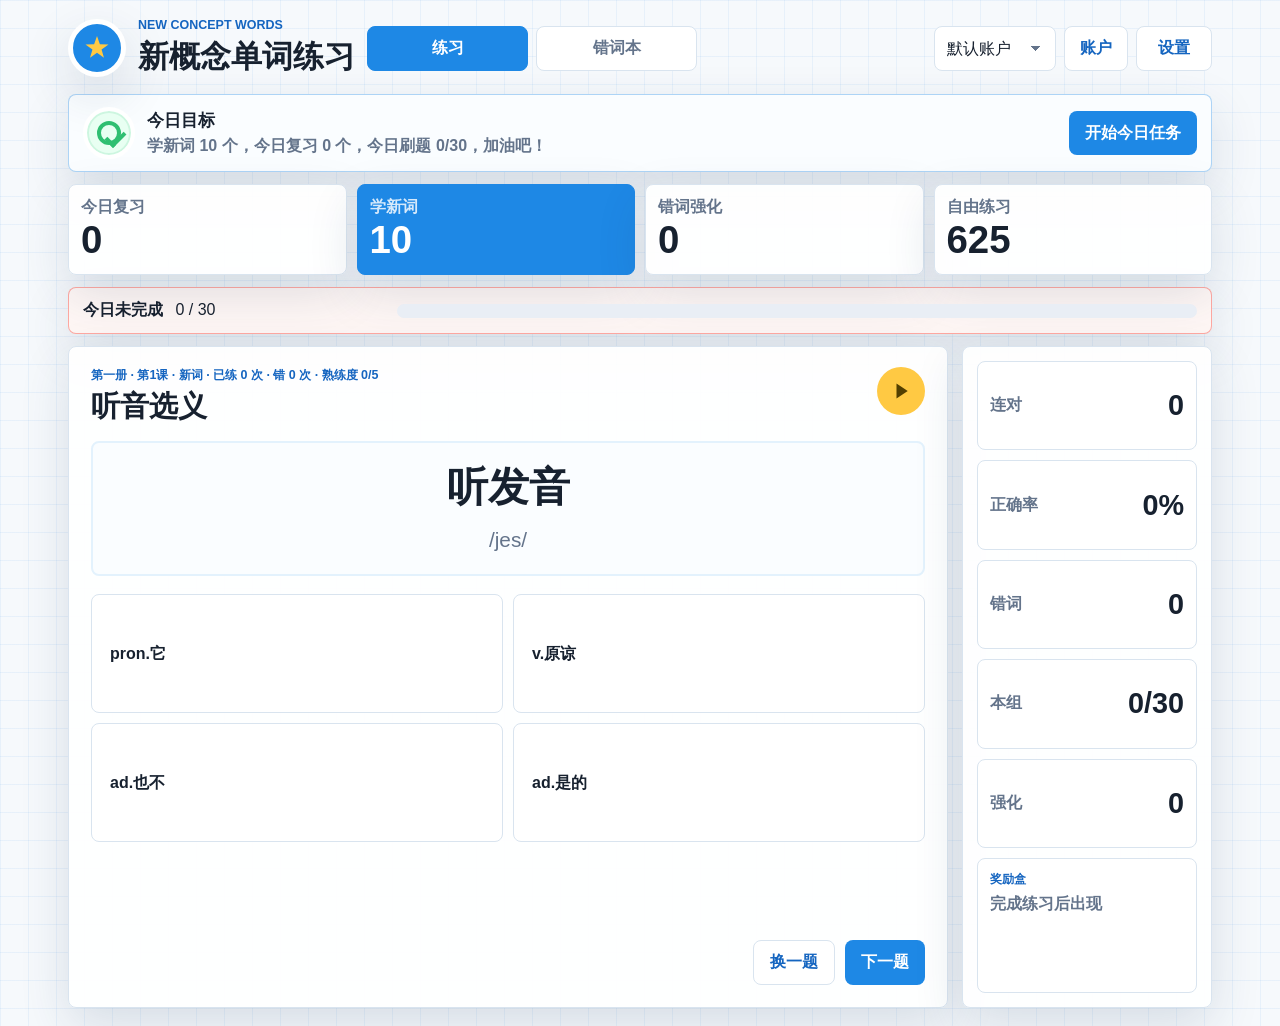
<file: index.html>
<!doctype html>
<html lang="zh-CN">
  <head>
    <meta charset="utf-8">
    <meta name="viewport" content="width=device-width, initial-scale=1, viewport-fit=cover">
    <meta name="theme-color" content="#1e88e5">
    <title>新概念单词练习</title>
    <link rel="manifest" href="manifest.json">
    <link rel="stylesheet" href="styles.css">
    <link rel="stylesheet" href="theme-skins.css">
  </head>
  <body>
    <div class="app-shell">
      <header class="topbar">
        <div class="brand">
          <div class="brand-mark" aria-hidden="true">
            <span></span>
          </div>
          <div>
            <p class="eyebrow">New Concept Words</p>
            <h1>新概念单词练习</h1>
          </div>
        </div>
        <nav class="tabs" aria-label="主导航">
          <button class="tab active" data-view="practice">练习</button>
          <button class="tab" data-view="wrong">错词本</button>
        </nav>
        <div class="top-spacer" aria-hidden="true"></div>
        <div class="top-actions">
          <div class="profile-switcher">
            <select id="profileSelect" aria-label="选择账户"></select>
            <button class="secondary" id="manageProfilesButton">账户</button>
          </div>
          <button class="secondary settings-shortcut" id="settingsShortcut">设置</button>
        </div>
      </header>

      <main>
        <section class="view active" id="practiceView">
          <div class="toolbar">
            <label>
              <span>册数</span>
              <select id="bookSelect"></select>
            </label>
            <label>
              <span>课次</span>
              <select id="lessonSelect"></select>
            </label>
            <label>
              <span>课次区间</span>
              <input id="lessonRangeInput" type="text" inputmode="numeric" placeholder="如 1-95">
            </label>
            <label>
              <span>顺序</span>
              <select id="orderSelect">
                <option value="smart">智能重复</option>
                <option value="random">乱序</option>
                <option value="sequential">顺序</option>
              </select>
            </label>
            <label>
              <span>模式</span>
              <select id="modeSelect">
                <option value="adaptive">智能分层</option>
                <option value="mixed">随机混合</option>
                <option value="enToCn">英文选中文</option>
                <option value="cnToEn">中文选英文</option>
                <option value="spell">单词填空</option>
                <option value="initials">首字母填空</option>
                <option value="sentence">例句填空</option>
                <option value="listen">听音选义</option>
                <option value="dictation">听音拼写</option>
                <option value="speak">跟读练习</option>
                <option value="judge">判断对错</option>
              </select>
            </label>
            <label>
              <span>每组</span>
              <select id="groupSizeSelect">
                <option value="10">10题</option>
                <option value="20">20题</option>
                <option value="30">30题</option>
                <option value="50">50题</option>
                <option value="100">100题</option>
              </select>
            </label>
          </div>

          <div class="child-coach" id="childCoach">
            <div class="coach-badge" aria-hidden="true"></div>
            <div>
              <strong id="childCoachTitle">今日任务</strong>
              <span id="childCoachText">先完成一小组，稳稳把单词记住。</span>
            </div>
            <div class="coach-actions">
              <button class="primary" id="startDailyButton">开始今日任务</button>
              <button class="secondary" id="extendTodayButton" hidden>加练 10 题</button>
            </div>
          </div>

          <div class="mission-panel" aria-label="今日任务">
            <button class="mission-card active" data-study-mode="due">
              <span>今日复习</span>
              <strong id="dueTaskCount">0</strong>
            </button>
            <button class="mission-card" data-study-mode="new">
              <span>学新词</span>
              <strong id="newTaskCount">0</strong>
            </button>
            <button class="mission-card" data-study-mode="weak">
              <span>错词强化</span>
              <strong id="weakTaskCount">0</strong>
            </button>
            <button class="mission-card" data-study-mode="free">
              <span>自由练习</span>
              <strong id="freeTaskCount">0</strong>
            </button>
          </div>

          <div class="daily-strip" id="dailyStrip">
            <div>
              <strong id="dailyTitle">今日进度</strong>
              <span id="dailyText">0 / 30</span>
            </div>
            <div class="meter" aria-hidden="true">
              <i id="dailyBar"></i>
            </div>
          </div>

          <div class="practice-grid">
            <section class="question-panel">
              <div class="question-head">
                <div>
                  <p class="eyebrow" id="questionMeta">准备开始</p>
                  <h2 id="questionTitle">选择范围后开始练习</h2>
                </div>
                <button class="icon-button" id="speakButton" title="朗读单词" aria-label="朗读单词">▶</button>
              </div>

              <div class="prompt-box" id="promptBox"></div>
              <div class="answer-area" id="answerArea"></div>
              <div class="feedback" id="feedback" aria-live="polite"></div>

              <div class="actions">
                <button class="secondary" id="skipButton">换一题</button>
                <button class="primary" id="nextButton">开始</button>
              </div>
            </section>

            <aside class="side-panel">
              <div class="stat-tile">
                <span>连对</span>
                <strong id="streakCount">0</strong>
              </div>
              <div class="stat-tile">
                <span>正确率</span>
                <strong id="accuracyNow">0%</strong>
              </div>
              <div class="stat-tile">
                <span>错词</span>
                <strong id="wrongCount">0</strong>
              </div>
              <div class="stat-tile">
                <span>本组</span>
                <strong id="groupCount">0/30</strong>
              </div>
              <div class="stat-tile">
                <span>强化</span>
                <strong id="reinforceCount">0</strong>
              </div>
              <div class="reward-box">
                <p class="eyebrow">奖励盒</p>
                <div id="rewardBox">完成练习后出现</div>
              </div>
            </aside>
          </div>
        </section>

        <section class="view" id="wrongView">
          <div class="section-head">
            <div>
              <p class="eyebrow">Review</p>
              <h2>错词本</h2>
            </div>
            <button class="primary" id="practiceWrongButton">练错词</button>
          </div>
          <div class="word-list" id="wrongList"></div>
        </section>

        <section class="view" id="statsView">
          <div class="section-head">
            <div>
              <p class="eyebrow">Progress</p>
              <h2>学习统计</h2>
            </div>
          </div>
          <div class="stats-grid" id="statsGrid"></div>
          <div class="parent-dashboard">
            <section class="parent-panel">
              <div class="panel-head">
                <h3>今日建议</h3>
              </div>
              <div id="parentAdvice"></div>
            </section>
            <section class="parent-panel">
              <div class="panel-head">
                <h3>近 7 天</h3>
              </div>
              <div class="weekly-chart" id="weeklyChart"></div>
            </section>
            <section class="parent-panel">
              <div class="panel-head">
                <h3>薄弱课次</h3>
              </div>
              <div id="weakLessonList"></div>
            </section>
            <section class="parent-panel">
              <div class="panel-head">
                <h3>薄弱单词</h3>
              </div>
              <div id="weakWordList"></div>
            </section>
          </div>
          <div class="book-progress" id="bookProgress"></div>
        </section>

        <section class="view" id="settingsView">
          <div class="section-head settings-head">
            <div>
              <p class="eyebrow">Settings</p>
              <h2>练习设置</h2>
            </div>
            <button class="secondary" id="parentStatsButton">家长统计</button>
          </div>
          <div class="settings-grid">
            <div class="setting-line setting-mode-line">
              <span>界面模式</span>
              <div class="mode-switcher setting-mode-switcher" aria-label="界面模式">
                <button class="mode-button active" data-interface-mode="child">孩子</button>
                <button class="mode-button" data-interface-mode="parent">家长</button>
              </div>
            </div>
            <label class="setting-line theme-setting-line">
              <span>界面风格</span>
              <select data-theme-select aria-label="切换界面风格"></select>
            </label>
            <label class="setting-line">
              <span>每日至少刷题</span>
              <input id="dailyGoalInput" type="number" min="5" max="300" step="5">
            </label>
            <label class="setting-line">
              <span>每日新词数量</span>
              <input id="dailyNewInput" type="number" min="0" max="100" step="5">
            </label>
            <label class="setting-line">
              <span>答题后自动朗读</span>
              <input id="autoSpeakInput" type="checkbox">
            </label>
          </div>
          <div class="data-actions">
            <button class="secondary" id="exportButton">导出记录</button>
            <label class="import-button">
              导入记录
              <input id="importInput" type="file" accept="application/json">
            </label>
            <button class="danger" id="resetButton">清空今日记录</button>
            <button class="danger" id="initializeButton">初始化当前账户</button>
          </div>
        </section>
      </main>
    </div>

    <div class="modal-backdrop" id="groupSummaryModal" hidden>
      <section class="modal-panel group-summary-panel" aria-label="本组总结">
        <div class="group-summary-hero">
          <div class="reward-art group" aria-hidden="true"></div>
          <div>
            <p class="eyebrow">Group Complete</p>
            <h2 id="groupSummaryTitle">本组完成</h2>
            <p id="groupSummaryAdvice">休息一下，再继续下一组。</p>
          </div>
        </div>
        <div class="summary-metrics" id="groupSummaryStats"></div>
        <div class="summary-words" id="groupSummaryWords"></div>
        <div class="modal-actions">
          <button class="secondary" id="closeGroupSummary">先看看</button>
          <button class="primary" id="startNextGroupButton">开始下一组</button>
        </div>
      </section>
    </div>

    <div class="modal-backdrop" id="profileModal" hidden>
      <section class="modal-panel" aria-label="账户管理">
        <div class="section-head modal-head">
          <div>
            <p class="eyebrow">Profiles</p>
            <h2>账户管理</h2>
          </div>
          <button class="secondary" id="closeProfileModal">关闭</button>
        </div>
        <div class="settings-grid">
          <label class="setting-line">
            <span>新建账户</span>
            <input id="newProfileNameInput" type="text" placeholder="例如 夏天">
          </label>
          <button class="primary" id="createProfileButton">新建并切换</button>
          <label class="setting-line">
            <span>重命名当前账户</span>
            <input id="renameProfileInput" type="text">
          </label>
          <button class="secondary" id="renameProfileButton">保存名称</button>
          <div class="profile-list" id="profileList"></div>
        </div>
      </section>
    </div>
    <script src="data/vocabulary.js"></script>
    <script src="app.js"></script>
  </body>
</html>
</file>
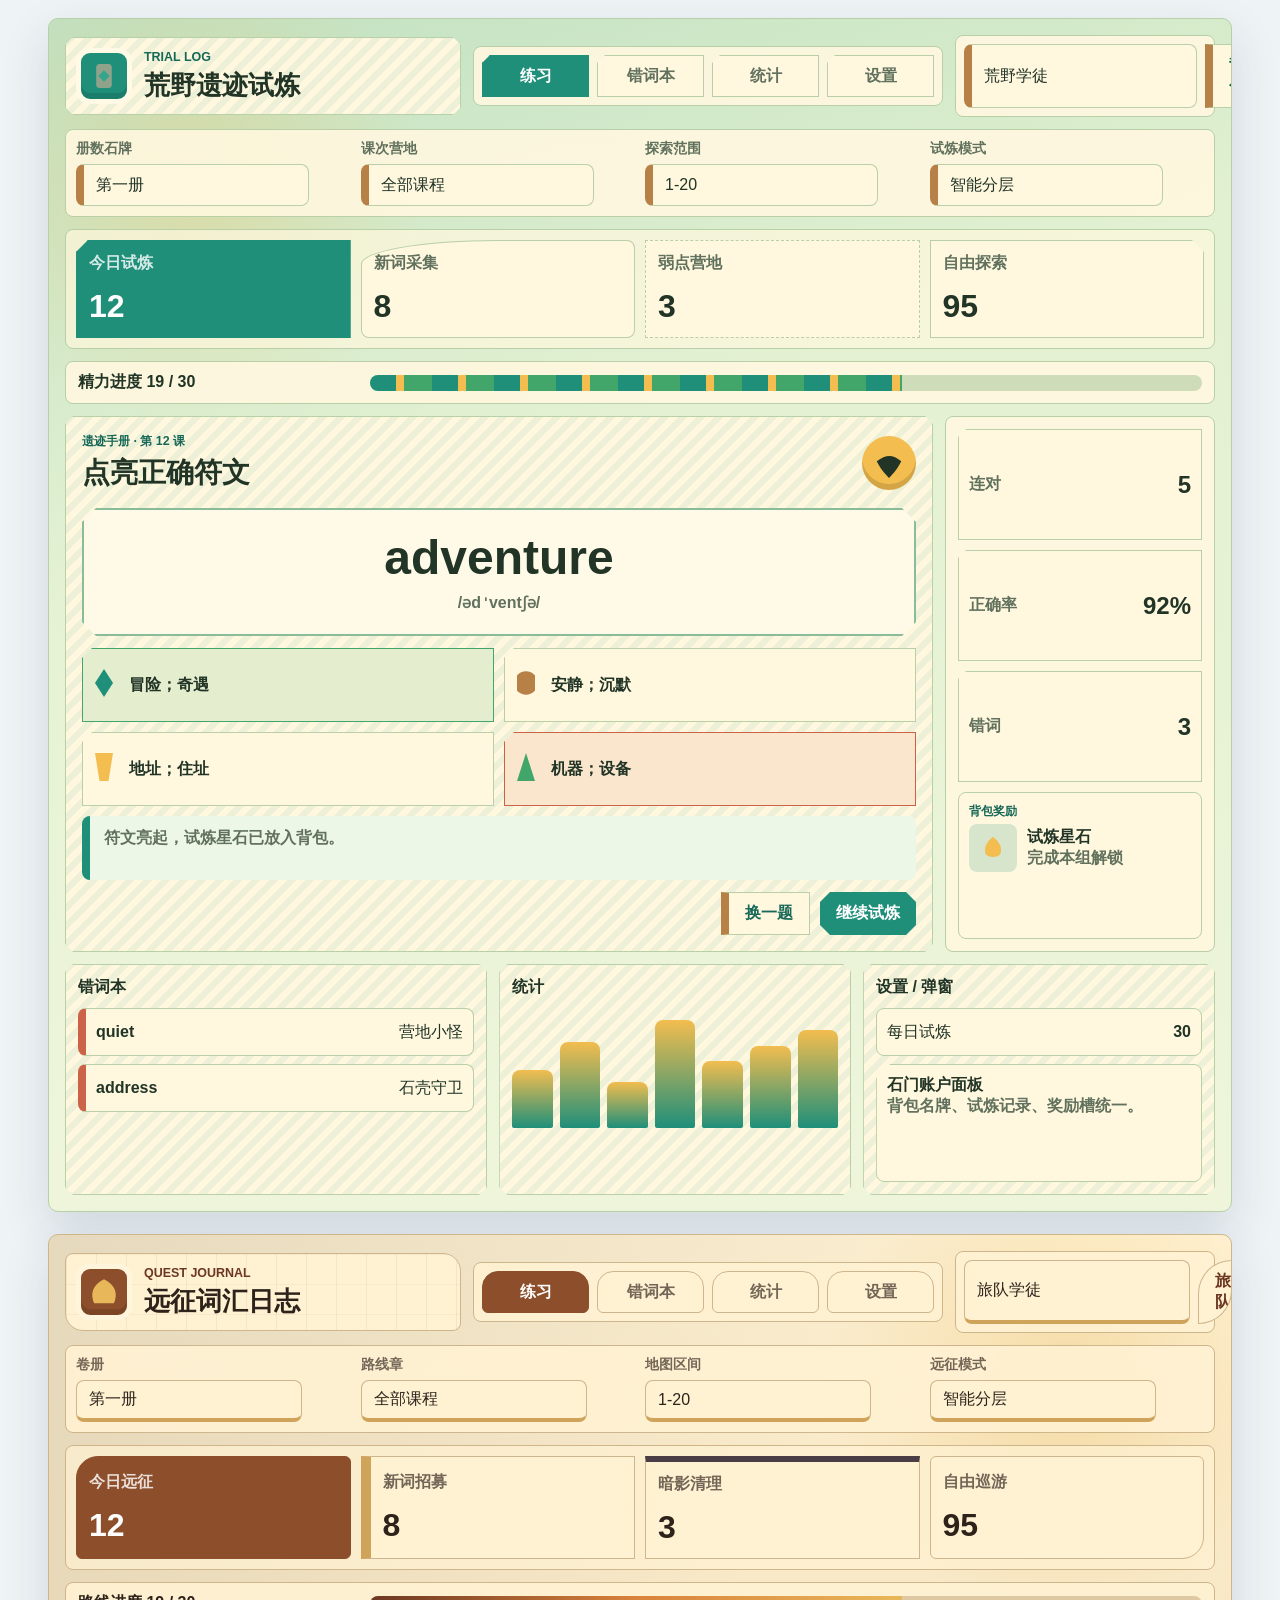
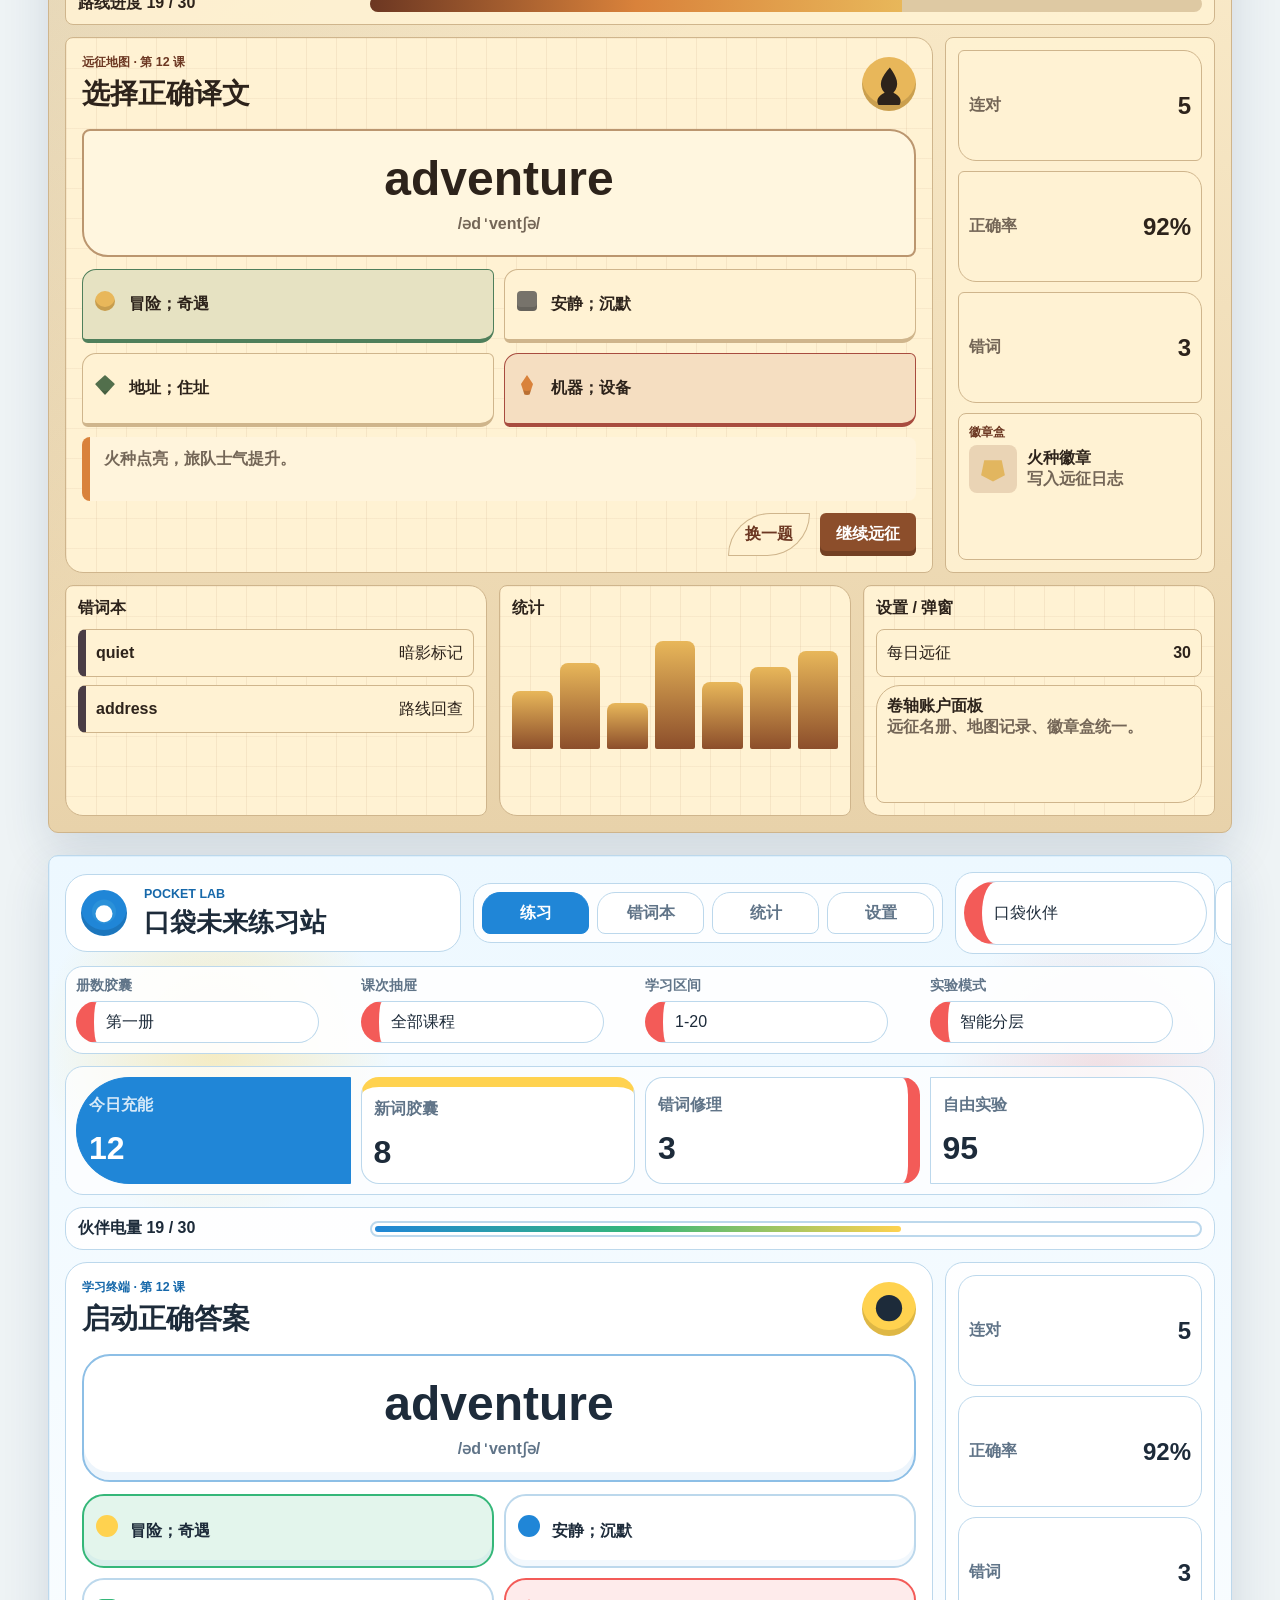
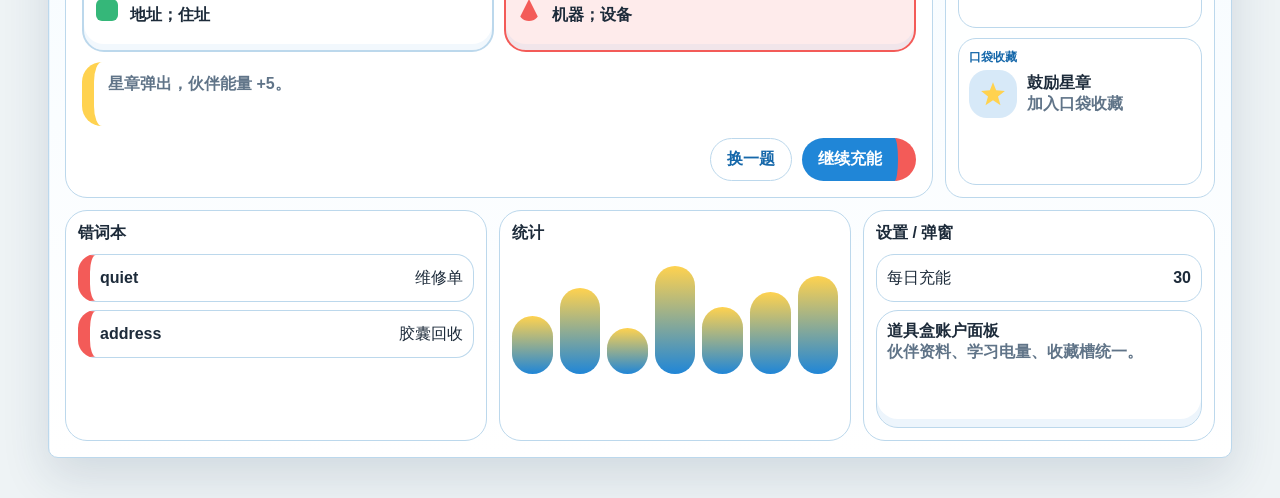
<file: ui-theme-prep/deep-theme-board.html>
<!doctype html>
<html lang="zh-CN">
  <head>
    <meta charset="utf-8">
    <meta name="viewport" content="width=device-width, initial-scale=1">
    <title>Deep UI Theme Board</title>
    <style>
      * { box-sizing: border-box; }
      body {
        margin: 0;
        background: #eef3f5;
        color: #17212f;
        font-family: "Microsoft YaHei", "PingFang SC", "Segoe UI", Arial, sans-serif;
      }
      .board {
        width: min(1220px, 100%);
        margin: 0 auto;
        padding: 18px;
      }
      .theme {
        --ink: #17212f;
        --muted: #637281;
        --line: #d9e4ef;
        --paper: #fff;
        --soft: #f7fafc;
        --primary: #1e88e5;
        --primary-dark: #1565c0;
        --gold: #ffc943;
        --good: #2fbf71;
        --bad: #ff6b5f;
        --shadow: 0 18px 48px rgba(31, 60, 92, 0.14);
        --radius: 8px;
        --cut: 8px;
        position: relative;
        overflow: hidden;
        margin-bottom: 22px;
        border: 1px solid var(--line);
        border-radius: 10px;
        background: var(--scene), var(--soft);
        color: var(--ink);
        box-shadow: var(--shadow);
      }
      .wild {
        --ink: #213426;
        --muted: #61715d;
        --line: #b8cfa7;
        --paper: #fff8df;
        --soft: #eaf3d5;
        --primary: #1f8f7a;
        --primary-dark: #176858;
        --gold: #f3bd4f;
        --good: #42a66b;
        --bad: #cc6248;
        --scene:
          radial-gradient(circle at 12% 14%, rgba(243, 189, 79, 0.28), transparent 15rem),
          linear-gradient(160deg, rgba(31, 143, 122, 0.16), transparent 38%),
          linear-gradient(180deg, #dff0cf, #eef5db);
      }
      .ember {
        --ink: #2d231b;
        --muted: #746657;
        --line: #cfb58c;
        --paper: #fff2d3;
        --soft: #ead9b8;
        --primary: #8c4e2b;
        --primary-dark: #6c3722;
        --gold: #e8b75a;
        --good: #4f7f5b;
        --bad: #a84c3f;
        --scene:
          radial-gradient(circle at 86% 12%, rgba(232, 183, 90, 0.34), transparent 15rem),
          linear-gradient(135deg, rgba(45, 35, 27, 0.12), transparent 44%),
          linear-gradient(180deg, #fff2d3, #e8d2aa);
      }
      .pocket {
        --ink: #1d2b3a;
        --muted: #607488;
        --line: #bcd8ec;
        --paper: #ffffff;
        --soft: #edf8ff;
        --primary: #2086d7;
        --primary-dark: #1668aa;
        --gold: #ffd24f;
        --good: #35b779;
        --bad: #f35b58;
        --radius: 18px;
        --cut: 14px;
        --scene:
          radial-gradient(circle at 14% 16%, rgba(255, 210, 79, 0.34), transparent 11rem),
          radial-gradient(circle at 89% 18%, rgba(243, 91, 88, 0.16), transparent 10rem),
          linear-gradient(90deg, rgba(32, 134, 215, 0.08) 1px, transparent 1px),
          linear-gradient(180deg, rgba(32, 134, 215, 0.08) 1px, transparent 1px),
          linear-gradient(180deg, #edf8ff, #fff);
      }
      .theme-inner { padding: 16px; }
      .topbar {
        display: grid;
        grid-template-columns: minmax(250px, 1fr) minmax(330px, 470px) minmax(190px, 260px);
        gap: 12px;
        align-items: center;
        margin-bottom: 12px;
      }
      .brand,
      .theme-select,
      .tabs,
      .toolbar,
      .mission,
      .daily,
      .question,
      .side,
      .mini-section {
        border: 1px solid var(--line);
        background: color-mix(in srgb, var(--paper) 90%, transparent);
      }
      .brand {
        display: flex;
        align-items: center;
        gap: 12px;
        min-height: 76px;
        padding: 10px;
      }
      .wild .brand,
      .wild .question,
      .wild .mini-section {
        border-radius: 8px;
        background:
          linear-gradient(135deg, rgba(31, 143, 122, 0.08) 25%, transparent 25% 50%, rgba(31, 143, 122, 0.08) 50% 75%, transparent 75%),
          var(--paper);
        background-size: 18px 18px;
        clip-path: polygon(0 var(--cut), var(--cut) 0, calc(100% - var(--cut)) 0, 100% var(--cut), 100% calc(100% - var(--cut)), calc(100% - var(--cut)) 100%, var(--cut) 100%, 0 calc(100% - var(--cut)));
      }
      .ember .brand,
      .ember .question,
      .ember .mini-section {
        border-radius: 8px 18px 8px 18px;
        background:
          linear-gradient(90deg, rgba(140, 78, 43, 0.08) 1px, transparent 1px),
          linear-gradient(180deg, rgba(140, 78, 43, 0.06) 1px, transparent 1px),
          var(--paper);
        background-size: 30px 30px;
      }
      .pocket .brand,
      .pocket .question,
      .pocket .mini-section {
        border-radius: 22px;
        background: var(--paper);
      }
      .mark {
        display: grid;
        place-items: center;
        flex: 0 0 auto;
        width: 56px;
        height: 56px;
        border-radius: 14px;
        background: var(--primary);
        color: #fff;
        border: 5px solid color-mix(in srgb, var(--paper) 80%, #fff);
        box-shadow: inset 0 -6px 0 rgba(0, 0, 0, 0.12);
      }
      .pocket .mark { border-radius: 50%; }
      .mark svg { width: 34px; height: 34px; }
      .eyebrow {
        margin: 0 0 4px;
        color: var(--primary-dark);
        font-size: 0.78rem;
        font-weight: 800;
        text-transform: uppercase;
      }
      h1, h2, h3, p { margin-top: 0; }
      h1 { margin-bottom: 0; font-size: 1.6rem; }
      .tabs {
        display: grid;
        grid-template-columns: repeat(4, 1fr);
        gap: 8px;
        padding: 8px;
        border-radius: var(--radius);
      }
      button, select, input {
        min-height: 42px;
        border: 0;
        font: inherit;
      }
      .tab,
      .btn,
      .field,
      .choice,
      .mission-card {
        position: relative;
        overflow: hidden;
      }
      .tab {
        border: 1px solid var(--line);
        background: var(--paper);
        color: var(--muted);
        padding: 8px 10px;
        font-weight: 800;
      }
      .wild .tab { clip-path: polygon(0 8px, 8px 0, 100% 0, 100% 100%, 0 100%); }
      .ember .tab { border-radius: 16px 16px 6px 6px; }
      .pocket .tab { border-radius: 18px 18px 8px 8px; }
      .tab.active {
        border-color: var(--primary);
        background: var(--primary);
        color: #fff;
      }
      .theme-select {
        display: grid;
        grid-template-columns: 1fr auto;
        gap: 8px;
        padding: 8px;
        border-radius: var(--radius);
      }
      .field {
        border: 1px solid var(--line);
        border-radius: var(--radius);
        background: var(--paper);
        color: var(--ink);
        padding: 0 12px;
      }
      .wild .field { border-left: 8px solid #b78047; }
      .ember .field { border-bottom: 4px solid #d0a35a; }
      .pocket .field { border-radius: 999px; border-left: 18px solid #f35b58; }
      .toolbar {
        display: grid;
        grid-template-columns: repeat(4, minmax(0, 1fr));
        gap: 10px;
        padding: 10px;
        margin-bottom: 12px;
        border-radius: var(--radius);
      }
      label span {
        display: block;
        margin-bottom: 6px;
        color: var(--muted);
        font-size: 0.85rem;
        font-weight: 800;
      }
      .mission {
        display: grid;
        grid-template-columns: repeat(4, 1fr);
        gap: 10px;
        padding: 10px;
        margin-bottom: 12px;
        border-radius: var(--radius);
        background: color-mix(in srgb, var(--paper) 70%, transparent);
      }
      .mission-card {
        min-height: 88px;
        border: 1px solid var(--line);
        background: var(--paper);
        color: var(--ink);
        padding: 12px;
        text-align: left;
      }
      .mission-card span {
        display: block;
        color: var(--muted);
        font-weight: 800;
      }
      .mission-card strong {
        display: block;
        margin-top: 14px;
        font-size: 2rem;
      }
      .wild .mission-card:nth-child(1) { clip-path: polygon(0 12px, 12px 0, 100% 0, 100% 100%, 0 100%); }
      .wild .mission-card:nth-child(2) { border-radius: 50% 8px 8px 8px / 24px 8px 8px 8px; }
      .wild .mission-card:nth-child(3) { border-style: dashed; }
      .wild .mission-card:nth-child(4) { clip-path: polygon(0 0, calc(100% - 12px) 0, 100% 12px, 100% 100%, 0 100%); }
      .ember .mission-card:nth-child(1) { border-radius: 22px 6px 6px 6px; }
      .ember .mission-card:nth-child(2) { border-left: 10px solid #d0a35a; }
      .ember .mission-card:nth-child(3) { border-top: 6px solid #4a3d45; }
      .ember .mission-card:nth-child(4) { border-radius: 6px 6px 22px 6px; }
      .pocket .mission-card:nth-child(1) { border-radius: 999px 18px 18px 999px; }
      .pocket .mission-card:nth-child(2) { border-radius: 18px; border-top: 10px solid #ffd24f; }
      .pocket .mission-card:nth-child(3) { border-radius: 18px; border-right: 12px solid #f35b58; }
      .pocket .mission-card:nth-child(4) { border-radius: 18px 999px 999px 18px; }
      .mission-card.active {
        border-color: var(--primary);
        background: var(--primary);
        color: #fff;
      }
      .mission-card.active span { color: rgba(255,255,255,0.82); }
      .daily {
        display: grid;
        grid-template-columns: minmax(170px, 280px) 1fr;
        gap: 12px;
        align-items: center;
        margin-bottom: 12px;
        padding: 10px 12px;
        border-radius: var(--radius);
      }
      .meter {
        height: 16px;
        overflow: hidden;
        border-radius: 999px;
        background: color-mix(in srgb, var(--line) 68%, var(--paper));
      }
      .meter i {
        display: block;
        width: 64%;
        height: 100%;
        background: linear-gradient(90deg, var(--primary), var(--good), var(--gold));
      }
      .wild .meter i {
        background: repeating-linear-gradient(90deg, var(--primary) 0 26px, var(--gold) 26px 34px, var(--good) 34px 62px);
      }
      .ember .meter i {
        background: linear-gradient(90deg, #6c3722, #d9823b, var(--gold));
      }
      .pocket .meter {
        padding: 3px;
        border: 2px solid var(--line);
        background: #fff;
      }
      .pocket .meter i { border-radius: 999px; }
      .main-grid {
        display: grid;
        grid-template-columns: minmax(0, 1fr) 270px;
        gap: 12px;
      }
      .question {
        min-height: 460px;
        padding: 16px;
      }
      .question-head {
        display: flex;
        justify-content: space-between;
        gap: 12px;
        align-items: center;
      }
      h2 { margin-bottom: 0; font-size: 1.75rem; }
      .sound {
        display: grid;
        place-items: center;
        width: 54px;
        height: 54px;
        border-radius: 50%;
        background: var(--gold);
        color: var(--ink);
        box-shadow: inset 0 -6px 0 rgba(0,0,0,0.13);
      }
      .prompt {
        display: grid;
        place-items: center;
        min-height: 128px;
        margin: 16px 0 12px;
        border: 2px solid color-mix(in srgb, var(--primary) 30%, var(--line));
        background: color-mix(in srgb, var(--paper) 72%, #fff);
        text-align: center;
      }
      .wild .prompt {
        border-style: double;
        clip-path: polygon(0 14px, 14px 0, calc(100% - 14px) 0, 100% 14px, 100% calc(100% - 14px), calc(100% - 14px) 100%, 14px 100%, 0 calc(100% - 14px));
      }
      .ember .prompt { border-radius: 8px 26px 8px 26px; }
      .pocket .prompt {
        border-radius: 28px;
        box-shadow: inset 0 -8px 0 rgba(32,134,215,0.08);
      }
      .word {
        display: block;
        font-size: 3rem;
        font-weight: 900;
      }
      .sub {
        display: block;
        margin-top: 8px;
        color: var(--muted);
        font-weight: 800;
      }
      .choices {
        display: grid;
        grid-template-columns: repeat(2, minmax(0, 1fr));
        gap: 10px;
      }
      .choice {
        min-height: 74px;
        border: 1px solid var(--line);
        background: var(--paper);
        color: var(--ink);
        padding: 12px 14px 12px 46px;
        text-align: left;
        font-weight: 850;
      }
      .choice::before,
      .choice::after {
        content: "";
        position: absolute;
        pointer-events: none;
      }
      .wild .choice { clip-path: polygon(0 10px, 10px 0, 100% 0, 100% 100%, 0 100%); }
      .wild .choice::before {
        left: 12px;
        top: 20px;
        width: 18px;
        height: 28px;
        background: var(--primary);
        clip-path: polygon(50% 0, 100% 50%, 50% 100%, 0 50%);
      }
      .wild .choice:nth-child(2)::before { background: #b78047; clip-path: circle(50%); }
      .wild .choice:nth-child(3)::before { background: var(--gold); clip-path: polygon(0 0,100% 0,75% 100%,25% 100%); }
      .wild .choice:nth-child(4)::before { background: var(--good); clip-path: polygon(50% 0,100% 100%,0 100%); }
      .ember .choice {
        border-radius: 14px 6px 14px 6px;
        border-bottom-width: 4px;
      }
      .ember .choice::before {
        left: 12px;
        top: 21px;
        width: 20px;
        height: 20px;
        border-radius: 50%;
        background: var(--gold);
        box-shadow: inset 0 -4px 0 rgba(0,0,0,0.14);
      }
      .ember .choice:nth-child(2)::before { background: #77736b; border-radius: 4px; }
      .ember .choice:nth-child(3)::before { background: #526f4c; clip-path: polygon(50% 0,100% 45%,50% 100%,0 45%); }
      .ember .choice:nth-child(4)::before { background: #d9823b; clip-path: polygon(50% 0,80% 45%,62% 100%,38% 100%,20% 45%); }
      .pocket .choice {
        border-radius: 22px;
        border-width: 2px;
        box-shadow: inset 0 -6px 0 rgba(32,134,215,0.06);
      }
      .pocket .choice::before {
        left: 12px;
        top: 19px;
        width: 22px;
        height: 22px;
        border-radius: 50%;
        background: var(--gold);
      }
      .pocket .choice:nth-child(2)::before { background: var(--primary); border-radius: 999px; }
      .pocket .choice:nth-child(3)::before { background: var(--good); border-radius: 6px; }
      .pocket .choice:nth-child(4)::before { background: var(--bad); clip-path: polygon(50% 0,100% 100%,0 100%); }
      .choice.correct {
        border-color: var(--good);
        background: color-mix(in srgb, var(--good) 14%, var(--paper));
      }
      .choice.wrong {
        border-color: var(--bad);
        background: color-mix(in srgb, var(--bad) 12%, var(--paper));
      }
      .feedback {
        min-height: 64px;
        margin-top: 10px;
        padding: 12px 14px;
        border-radius: var(--radius);
        color: var(--muted);
        font-weight: 780;
      }
      .wild .feedback { border-left: 8px solid var(--primary); background: #edf7e8; }
      .ember .feedback { border-left: 8px solid #d9823b; background: #fff4dc; }
      .pocket .feedback { border-left: 12px solid #ffd24f; background: #fff; border-radius: 20px; }
      .actions {
        display: flex;
        justify-content: flex-end;
        gap: 10px;
        margin-top: 12px;
      }
      .btn {
        padding: 10px 16px;
        font-weight: 850;
      }
      .btn.primary {
        background: var(--primary);
        color: #fff;
      }
      .btn.secondary {
        border: 1px solid var(--line);
        background: var(--paper);
        color: var(--primary-dark);
      }
      .wild .btn.primary { clip-path: polygon(0 10px, 10px 0, calc(100% - 10px) 0, 100% 10px, 100% calc(100% - 10px), calc(100% - 10px) 100%, 10px 100%, 0 calc(100% - 10px)); }
      .wild .btn.secondary { border-left: 8px solid #b78047; }
      .ember .btn.primary { border-radius: 6px; box-shadow: inset 0 -5px 0 rgba(0,0,0,0.18); }
      .ember .btn.secondary { border-radius: 999px 10px 999px 10px; }
      .pocket .btn.primary { border-radius: 999px; border-right: 18px solid #f35b58; }
      .pocket .btn.secondary { border-radius: 999px; }
      .side {
        display: grid;
        gap: 10px;
        padding: 12px;
        border-radius: var(--radius);
      }
      .stat,
      .reward,
      .wrong-row,
      .setting-row,
      .mini-modal {
        border: 1px solid var(--line);
        background: var(--paper);
      }
      .stat {
        display: flex;
        justify-content: space-between;
        align-items: center;
        min-height: 64px;
        padding: 10px;
      }
      .wild .stat { clip-path: polygon(0 8px, 8px 0, 100% 0, 100% 100%, 0 100%); }
      .ember .stat { border-radius: 6px 18px 6px 18px; }
      .pocket .stat { border-radius: 18px; }
      .stat span { color: var(--muted); font-weight: 800; }
      .stat strong { font-size: 1.5rem; }
      .reward {
        min-height: 100px;
        padding: 10px;
        border-radius: var(--radius);
      }
      .reward-line {
        display: grid;
        grid-template-columns: 48px 1fr;
        gap: 10px;
        align-items: center;
      }
      .reward-icon {
        display: grid;
        place-items: center;
        width: 48px;
        height: 48px;
        border-radius: var(--radius);
        background: color-mix(in srgb, var(--primary) 18%, var(--paper));
      }
      .reward-icon svg { width: 30px; height: 30px; }
      .mini-grid {
        display: grid;
        grid-template-columns: 1.2fr 1fr 1fr;
        gap: 12px;
        margin-top: 12px;
      }
      .mini-section {
        padding: 12px;
      }
      .mini-section h3 {
        margin: 0 0 10px;
        font-size: 1rem;
      }
      .wrong-row,
      .setting-row {
        display: grid;
        grid-template-columns: 1fr auto;
        gap: 10px;
        align-items: center;
        min-height: 48px;
        margin-bottom: 8px;
        padding: 8px 10px;
        border-radius: var(--radius);
      }
      .wild .wrong-row { border-left: 8px solid var(--bad); }
      .ember .wrong-row { border-left: 8px solid #4a3d45; }
      .pocket .wrong-row { border-left: 12px solid #f35b58; border-radius: 18px; }
      .chart {
        display: grid;
        grid-template-columns: repeat(7, 1fr);
        gap: 7px;
        align-items: end;
        height: 120px;
      }
      .bar {
        display: grid;
        align-items: end;
        height: 100%;
      }
      .bar i {
        display: block;
        min-height: 12px;
        border-radius: 8px 8px 2px 2px;
        background: var(--primary);
      }
      .wild .bar i { background: linear-gradient(180deg, var(--gold), var(--primary)); }
      .ember .bar i { background: linear-gradient(180deg, var(--gold), #8c4e2b); }
      .pocket .bar i { border-radius: 999px; background: linear-gradient(180deg, #ffd24f, #2086d7); }
      .mini-modal {
        min-height: 118px;
        padding: 10px;
        border-radius: var(--radius);
      }
      .wild .mini-modal { clip-path: polygon(0 14px, 14px 0, 100% 0, 100% 100%, 0 100%); }
      .ember .mini-modal { border-radius: 24px 8px 24px 8px; }
      .pocket .mini-modal { border-radius: 22px; box-shadow: inset 0 -8px 0 rgba(32,134,215,0.08); }
      .muted { color: var(--muted); font-weight: 760; }
      @media (max-width: 980px) {
        .topbar,
        .main-grid,
        .mini-grid,
        .mission,
        .toolbar {
          grid-template-columns: 1fr;
        }
      }
      @media (max-width: 620px) {
        .board { padding: 10px; }
        .tabs,
        .choices {
          grid-template-columns: 1fr;
        }
        .word { font-size: 2.3rem; }
      }
    </style>
  </head>
  <body>
    <main class="board">
      <section class="theme wild">
        <div class="theme-inner">
          <div class="topbar">
            <div class="brand">
              <div class="mark" aria-hidden="true"><svg viewBox="0 0 48 48"><rect x="13" y="7" width="22" height="34" rx="5" fill="#91a28a"/><path fill="#33a58d" d="m24 16 8 8-8 8-8-8z"/></svg></div>
              <div><p class="eyebrow">Trial Log</p><h1>荒野遗迹试炼</h1></div>
            </div>
            <div class="tabs"><button class="tab active">练习</button><button class="tab">错词本</button><button class="tab">统计</button><button class="tab">设置</button></div>
            <div class="theme-select"><input class="field" value="荒野学徒"><button class="btn secondary">背包</button></div>
          </div>
          <div class="toolbar">
            <label><span>册数石牌</span><input class="field" value="第一册"></label>
            <label><span>课次营地</span><input class="field" value="全部课程"></label>
            <label><span>探索范围</span><input class="field" value="1-20"></label>
            <label><span>试炼模式</span><input class="field" value="智能分层"></label>
          </div>
          <div class="mission"><button class="mission-card active"><span>今日试炼</span><strong>12</strong></button><button class="mission-card"><span>新词采集</span><strong>8</strong></button><button class="mission-card"><span>弱点营地</span><strong>3</strong></button><button class="mission-card"><span>自由探索</span><strong>95</strong></button></div>
          <div class="daily"><strong>精力进度 19 / 30</strong><div class="meter"><i></i></div></div>
          <div class="main-grid">
            <section class="question">
              <div class="question-head"><div><p class="eyebrow">遗迹手册 · 第 12 课</p><h2>点亮正确符文</h2></div><button class="sound"><svg viewBox="0 0 48 48"><path fill="currentColor" d="M10 22c11-8 18-8 28 0-4 8-8 13-14 19-6-6-10-11-14-19z"/></svg></button></div>
              <div class="prompt"><span><span class="word">adventure</span><span class="sub">/ədˈventʃə/</span></span></div>
              <div class="choices"><button class="choice correct">冒险；奇遇</button><button class="choice">安静；沉默</button><button class="choice">地址；住址</button><button class="choice wrong">机器；设备</button></div>
              <div class="feedback">符文亮起，试炼星石已放入背包。</div>
              <div class="actions"><button class="btn secondary">换一题</button><button class="btn primary">继续试炼</button></div>
            </section>
            <aside class="side"><div class="stat"><span>连对</span><strong>5</strong></div><div class="stat"><span>正确率</span><strong>92%</strong></div><div class="stat"><span>错词</span><strong>3</strong></div><div class="reward"><p class="eyebrow">背包奖励</p><div class="reward-line"><div class="reward-icon"><svg viewBox="0 0 48 48"><path fill="#f3bd4f" d="M24 6c10 8 15 17 12 27-4 7-20 7-24 0C9 23 14 14 24 6z"/></svg></div><div><strong>试炼星石</strong><div class="muted">完成本组解锁</div></div></div></div></aside>
          </div>
          <div class="mini-grid"><section class="mini-section"><h3>错词本</h3><div class="wrong-row"><strong>quiet</strong><span>营地小怪</span></div><div class="wrong-row"><strong>address</strong><span>石壳守卫</span></div></section><section class="mini-section"><h3>统计</h3><div class="chart"><div class="bar"><i style="height:48%"></i></div><div class="bar"><i style="height:72%"></i></div><div class="bar"><i style="height:38%"></i></div><div class="bar"><i style="height:90%"></i></div><div class="bar"><i style="height:56%"></i></div><div class="bar"><i style="height:68%"></i></div><div class="bar"><i style="height:82%"></i></div></div></section><section class="mini-section"><h3>设置 / 弹窗</h3><div class="setting-row"><span>每日试炼</span><strong>30</strong></div><div class="mini-modal"><strong>石门账户面板</strong><p class="muted">背包名牌、试炼记录、奖励槽统一。</p></div></section></div>
        </div>
      </section>

      <section class="theme ember">
        <div class="theme-inner">
          <div class="topbar">
            <div class="brand">
              <div class="mark" aria-hidden="true"><svg viewBox="0 0 48 48"><path fill="#e8b75a" d="M24 6c16 8 20 20 14 34H10C4 26 8 14 24 6z"/></svg></div>
              <div><p class="eyebrow">Quest Journal</p><h1>远征词汇日志</h1></div>
            </div>
            <div class="tabs"><button class="tab active">练习</button><button class="tab">错词本</button><button class="tab">统计</button><button class="tab">设置</button></div>
            <div class="theme-select"><input class="field" value="旅队学徒"><button class="btn secondary">旅队</button></div>
          </div>
          <div class="toolbar">
            <label><span>卷册</span><input class="field" value="第一册"></label>
            <label><span>路线章</span><input class="field" value="全部课程"></label>
            <label><span>地图区间</span><input class="field" value="1-20"></label>
            <label><span>远征模式</span><input class="field" value="智能分层"></label>
          </div>
          <div class="mission"><button class="mission-card active"><span>今日远征</span><strong>12</strong></button><button class="mission-card"><span>新词招募</span><strong>8</strong></button><button class="mission-card"><span>暗影清理</span><strong>3</strong></button><button class="mission-card"><span>自由巡游</span><strong>95</strong></button></div>
          <div class="daily"><strong>路线进度 19 / 30</strong><div class="meter"><i></i></div></div>
          <div class="main-grid">
            <section class="question">
              <div class="question-head"><div><p class="eyebrow">远征地图 · 第 12 课</p><h2>选择正确译文</h2></div><button class="sound"><svg viewBox="0 0 48 48"><path fill="currentColor" d="M25 5c8 11 12 20 4 29 8 4 10 9 7 14H12c-3-5-1-10 7-14-8-9-4-18 6-29z"/></svg></button></div>
              <div class="prompt"><span><span class="word">adventure</span><span class="sub">/ədˈventʃə/</span></span></div>
              <div class="choices"><button class="choice correct">冒险；奇遇</button><button class="choice">安静；沉默</button><button class="choice">地址；住址</button><button class="choice wrong">机器；设备</button></div>
              <div class="feedback">火种点亮，旅队士气提升。</div>
              <div class="actions"><button class="btn secondary">换一题</button><button class="btn primary">继续远征</button></div>
            </section>
            <aside class="side"><div class="stat"><span>连对</span><strong>5</strong></div><div class="stat"><span>正确率</span><strong>92%</strong></div><div class="stat"><span>错词</span><strong>3</strong></div><div class="reward"><p class="eyebrow">徽章盒</p><div class="reward-line"><div class="reward-icon"><svg viewBox="0 0 48 48"><path fill="#e2b65f" d="M10 10h28l5 24-19 10L5 34z"/></svg></div><div><strong>火种徽章</strong><div class="muted">写入远征日志</div></div></div></div></aside>
          </div>
          <div class="mini-grid"><section class="mini-section"><h3>错词本</h3><div class="wrong-row"><strong>quiet</strong><span>暗影标记</span></div><div class="wrong-row"><strong>address</strong><span>路线回查</span></div></section><section class="mini-section"><h3>统计</h3><div class="chart"><div class="bar"><i style="height:48%"></i></div><div class="bar"><i style="height:72%"></i></div><div class="bar"><i style="height:38%"></i></div><div class="bar"><i style="height:90%"></i></div><div class="bar"><i style="height:56%"></i></div><div class="bar"><i style="height:68%"></i></div><div class="bar"><i style="height:82%"></i></div></div></section><section class="mini-section"><h3>设置 / 弹窗</h3><div class="setting-row"><span>每日远征</span><strong>30</strong></div><div class="mini-modal"><strong>卷轴账户面板</strong><p class="muted">远征名册、地图记录、徽章盒统一。</p></div></section></div>
        </div>
      </section>

      <section class="theme pocket">
        <div class="theme-inner">
          <div class="topbar">
            <div class="brand">
              <div class="mark" aria-hidden="true"><svg viewBox="0 0 48 48"><circle cx="24" cy="22" r="17" fill="#2b91d9"/><circle cx="24" cy="25" r="12" fill="#fff"/></svg></div>
              <div><p class="eyebrow">Pocket Lab</p><h1>口袋未来练习站</h1></div>
            </div>
            <div class="tabs"><button class="tab active">练习</button><button class="tab">错词本</button><button class="tab">统计</button><button class="tab">设置</button></div>
            <div class="theme-select"><input class="field" value="口袋伙伴"><button class="btn secondary">伙伴</button></div>
          </div>
          <div class="toolbar">
            <label><span>册数胶囊</span><input class="field" value="第一册"></label>
            <label><span>课次抽屉</span><input class="field" value="全部课程"></label>
            <label><span>学习区间</span><input class="field" value="1-20"></label>
            <label><span>实验模式</span><input class="field" value="智能分层"></label>
          </div>
          <div class="mission"><button class="mission-card active"><span>今日充能</span><strong>12</strong></button><button class="mission-card"><span>新词胶囊</span><strong>8</strong></button><button class="mission-card"><span>错词修理</span><strong>3</strong></button><button class="mission-card"><span>自由实验</span><strong>95</strong></button></div>
          <div class="daily"><strong>伙伴电量 19 / 30</strong><div class="meter"><i></i></div></div>
          <div class="main-grid">
            <section class="question">
              <div class="question-head"><div><p class="eyebrow">学习终端 · 第 12 课</p><h2>启动正确答案</h2></div><button class="sound"><svg viewBox="0 0 48 48"><circle cx="24" cy="23" r="15" fill="currentColor"/></svg></button></div>
              <div class="prompt"><span><span class="word">adventure</span><span class="sub">/ədˈventʃə/</span></span></div>
              <div class="choices"><button class="choice correct">冒险；奇遇</button><button class="choice">安静；沉默</button><button class="choice">地址；住址</button><button class="choice wrong">机器；设备</button></div>
              <div class="feedback">星章弹出，伙伴能量 +5。</div>
              <div class="actions"><button class="btn secondary">换一题</button><button class="btn primary">继续充能</button></div>
            </section>
            <aside class="side"><div class="stat"><span>连对</span><strong>5</strong></div><div class="stat"><span>正确率</span><strong>92%</strong></div><div class="stat"><span>错词</span><strong>3</strong></div><div class="reward"><p class="eyebrow">口袋收藏</p><div class="reward-line"><div class="reward-icon"><svg viewBox="0 0 48 48"><path fill="#ffd24f" d="m24 5 5 13 14 1-11 9 4 14-12-8-12 8 4-14-11-9 14-1z"/></svg></div><div><strong>鼓励星章</strong><div class="muted">加入口袋收藏</div></div></div></div></aside>
          </div>
          <div class="mini-grid"><section class="mini-section"><h3>错词本</h3><div class="wrong-row"><strong>quiet</strong><span>维修单</span></div><div class="wrong-row"><strong>address</strong><span>胶囊回收</span></div></section><section class="mini-section"><h3>统计</h3><div class="chart"><div class="bar"><i style="height:48%"></i></div><div class="bar"><i style="height:72%"></i></div><div class="bar"><i style="height:38%"></i></div><div class="bar"><i style="height:90%"></i></div><div class="bar"><i style="height:56%"></i></div><div class="bar"><i style="height:68%"></i></div><div class="bar"><i style="height:82%"></i></div></div></section><section class="mini-section"><h3>设置 / 弹窗</h3><div class="setting-row"><span>每日充能</span><strong>30</strong></div><div class="mini-modal"><strong>道具盒账户面板</strong><p class="muted">伙伴资料、学习电量、收藏槽统一。</p></div></section></div>
        </div>
      </section>
    </main>
  </body>
</html>
</file>
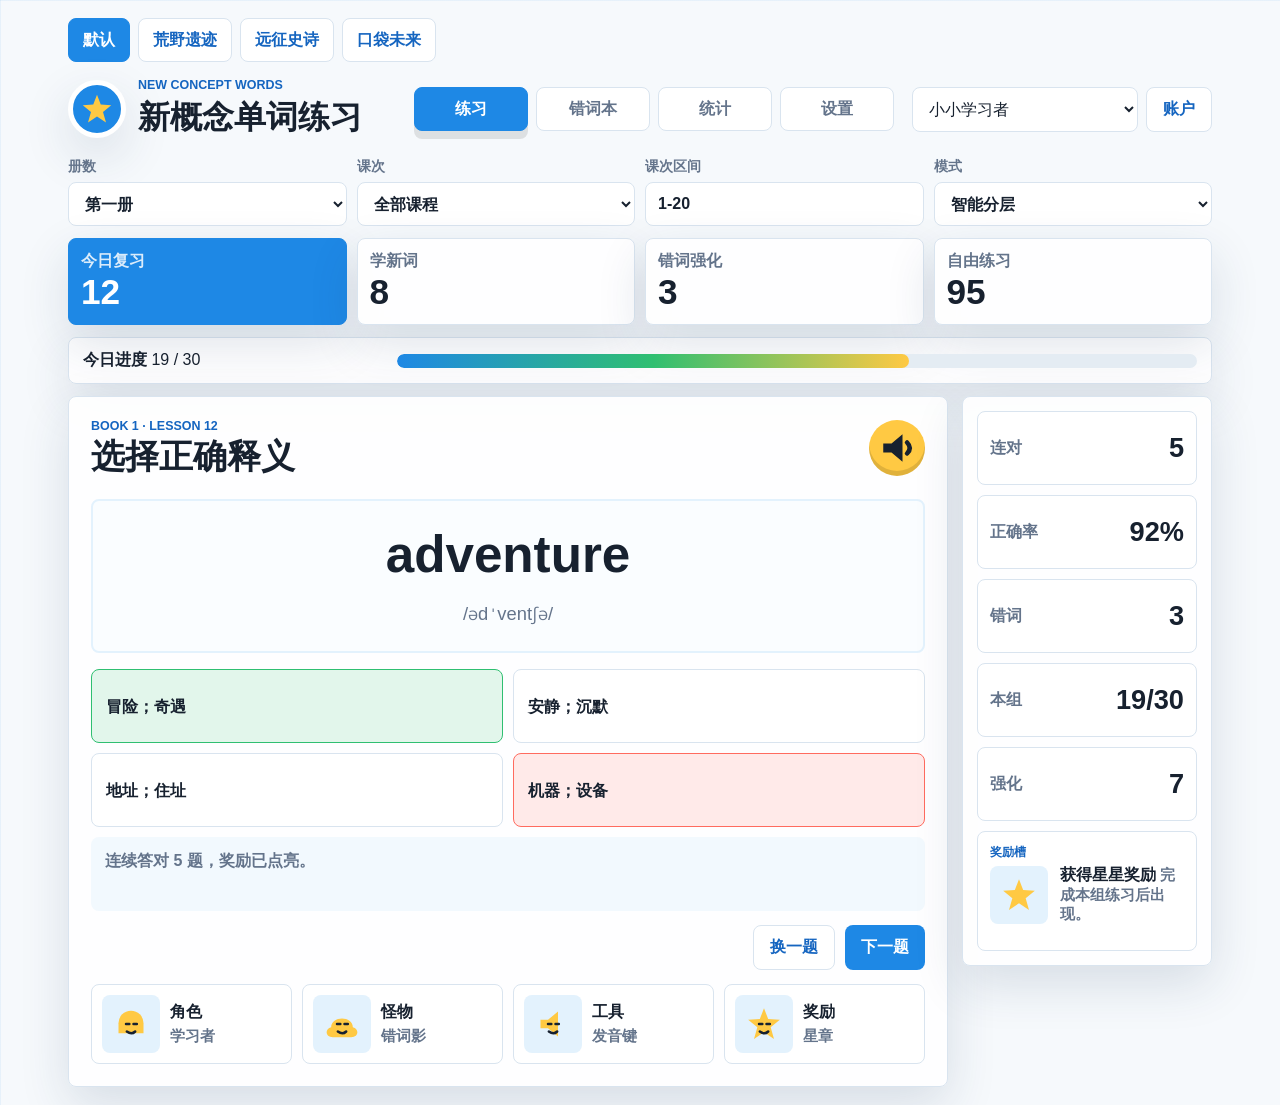
<file: ui-theme-prep/theme-preview.html>
<!doctype html>
<html lang="zh-CN">
  <head>
    <meta charset="utf-8">
    <meta name="viewport" content="width=device-width, initial-scale=1">
    <title>UI Theme Preview</title>
    <style>
      :root {
        color-scheme: light;
        --accent: #1e88e5;
        --accent-strong: #1565c0;
        --accent-soft: #e3f2fd;
        --ink: #17212f;
        --muted: #64748b;
        --line: #d9e4ef;
        --paper: #ffffff;
        --soft: #f6f9fc;
        --gold: #ffc943;
        --bad: #ff6b5f;
        --good: #2fbf71;
        --shadow: 0 18px 50px rgba(31, 60, 92, 0.14);
        --radius: 8px;
        --texture: none;
        --backdrop:
          linear-gradient(90deg, rgba(30, 136, 229, 0.07) 1px, transparent 1px),
          linear-gradient(180deg, rgba(30, 136, 229, 0.07) 1px, transparent 1px);
      }

      [data-theme="wild-kingdom"] {
        --accent: #1f8f7a;
        --accent-strong: #176858;
        --accent-soft: #dff4e5;
        --ink: #213426;
        --muted: #63715f;
        --line: #c7d9ba;
        --paper: #fff8df;
        --soft: #eaf3d5;
        --gold: #f3bd4f;
        --bad: #cc6248;
        --good: #42a66b;
        --shadow: 0 18px 46px rgba(36, 74, 46, 0.18);
        --texture: linear-gradient(135deg, rgba(31, 143, 122, 0.08) 25%, transparent 25% 50%, rgba(31, 143, 122, 0.08) 50% 75%, transparent 75%);
        --backdrop:
          radial-gradient(circle at 14% 16%, rgba(243, 189, 79, 0.26), transparent 16rem),
          linear-gradient(120deg, rgba(31, 143, 122, 0.14), transparent 38%),
          linear-gradient(180deg, rgba(255, 248, 223, 0.72), rgba(234, 243, 213, 0.96));
      }

      [data-theme="ember-fellowship"] {
        --accent: #8c4e2b;
        --accent-strong: #6c3722;
        --accent-soft: #f2dec2;
        --ink: #2d231b;
        --muted: #76685a;
        --line: #d0b893;
        --paper: #fff2d3;
        --soft: #ead9b8;
        --gold: #e8b75a;
        --bad: #a84c3f;
        --good: #4f7f5b;
        --shadow: 0 18px 50px rgba(70, 43, 27, 0.2);
        --texture:
          linear-gradient(90deg, rgba(140, 78, 43, 0.08) 1px, transparent 1px),
          linear-gradient(180deg, rgba(140, 78, 43, 0.06) 1px, transparent 1px);
        --backdrop:
          radial-gradient(circle at 84% 12%, rgba(232, 183, 90, 0.28), transparent 16rem),
          linear-gradient(130deg, rgba(45, 35, 27, 0.10), transparent 42%),
          linear-gradient(180deg, rgba(255, 242, 211, 0.88), rgba(234, 217, 184, 0.98));
      }

      [data-theme="pocket-future"] {
        --accent: #2086d7;
        --accent-strong: #1668aa;
        --accent-soft: #dff1ff;
        --ink: #1d2b3a;
        --muted: #627489;
        --line: #bcd8ec;
        --paper: #ffffff;
        --soft: #edf8ff;
        --gold: #ffd24f;
        --bad: #f35b58;
        --good: #35b779;
        --shadow: 0 16px 42px rgba(32, 134, 215, 0.16);
        --radius: 14px;
        --backdrop:
          radial-gradient(circle at 14% 14%, rgba(255, 210, 79, 0.28), transparent 12rem),
          radial-gradient(circle at 88% 18%, rgba(243, 91, 88, 0.14), transparent 10rem),
          linear-gradient(90deg, rgba(32, 134, 215, 0.08) 1px, transparent 1px),
          linear-gradient(180deg, rgba(32, 134, 215, 0.08) 1px, transparent 1px);
      }

      * {
        box-sizing: border-box;
      }

      body {
        margin: 0;
        min-height: 100vh;
        background: var(--backdrop), var(--soft);
        background-size: auto, auto, 28px 28px, 28px 28px;
        color: var(--ink);
        font-family: "Microsoft YaHei", "PingFang SC", "Segoe UI", Arial, sans-serif;
      }

      button,
      select,
      input {
        font: inherit;
      }

      button {
        border: 0;
        cursor: pointer;
      }

      .shell {
        width: min(1180px, 100%);
        margin: 0 auto;
        padding: 18px;
      }

      .theme-switcher {
        display: flex;
        flex-wrap: wrap;
        gap: 8px;
        margin-bottom: 16px;
      }

      .theme-switcher button,
      .tab,
      .primary,
      .secondary,
      select,
      input,
      .choice {
        min-height: 44px;
        border-radius: var(--radius);
      }

      .theme-switcher button {
        border: 1px solid var(--line);
        background: var(--paper);
        color: var(--accent-strong);
        padding: 10px 14px;
        font-weight: 800;
      }

      .theme-switcher button[aria-pressed="true"] {
        border-color: var(--accent);
        background: var(--accent);
        color: #fff;
      }

      .topbar {
        display: grid;
        grid-template-columns: minmax(240px, 1fr) minmax(320px, 480px) minmax(220px, 300px);
        align-items: center;
        gap: 18px;
        margin-bottom: 18px;
      }

      .brand {
        display: flex;
        align-items: center;
        gap: 12px;
      }

      .brand-mark {
        display: grid;
        place-items: center;
        width: 58px;
        height: 58px;
        border-radius: var(--radius);
        background: var(--accent);
        border: 5px solid var(--paper);
        box-shadow: var(--shadow);
      }

      [data-theme="default"] .brand-mark {
        border-radius: 50%;
      }

      .brand-mark svg {
        width: 36px;
        height: 36px;
      }

      .eyebrow {
        margin: 0 0 4px;
        color: var(--accent-strong);
        font-size: 0.78rem;
        font-weight: 800;
        letter-spacing: 0;
        text-transform: uppercase;
      }

      h1,
      h2,
      h3,
      p {
        margin-top: 0;
      }

      h1 {
        margin-bottom: 0;
        font-size: 2rem;
      }

      h2 {
        margin-bottom: 0;
        font-size: 2.1rem;
        line-height: 1.2;
      }

      .tabs {
        display: grid;
        grid-template-columns: repeat(4, minmax(72px, 1fr));
        gap: 8px;
      }

      .tab {
        border: 1px solid var(--line);
        background: var(--paper);
        color: var(--muted);
        padding: 10px 12px;
        font-weight: 800;
      }

      .tab.active {
        border-color: var(--accent);
        background: var(--accent);
        color: #fff;
        box-shadow: 0 8px 0 rgba(0, 0, 0, 0.10);
      }

      .profile-switcher {
        display: grid;
        grid-template-columns: minmax(120px, 1fr) auto;
        gap: 8px;
      }

      select,
      input {
        width: 100%;
        border: 1px solid var(--line);
        background: var(--paper);
        color: var(--ink);
        padding: 0 12px;
      }

      .toolbar {
        display: grid;
        grid-template-columns: repeat(auto-fit, minmax(145px, 1fr));
        gap: 10px;
        margin-bottom: 12px;
      }

      label {
        color: var(--muted);
        font-weight: 800;
      }

      label span {
        display: block;
        margin-bottom: 6px;
        font-size: 0.85rem;
      }

      .mission-panel {
        display: grid;
        grid-template-columns: repeat(4, minmax(120px, 1fr));
        gap: 10px;
        margin-bottom: 12px;
      }

      .mission-card,
      .daily-strip,
      .question-panel,
      .side-panel,
      .stat-tile,
      .reward-box,
      .asset-card {
        border: 1px solid var(--line);
        border-radius: var(--radius);
        background: var(--texture), rgba(255, 255, 255, 0.92);
        background-size: 18px 18px;
        box-shadow: var(--shadow);
      }

      .mission-card {
        display: grid;
        min-height: 86px;
        padding: 12px;
        color: var(--ink);
        text-align: left;
      }

      .mission-card span {
        color: var(--muted);
        font-weight: 850;
      }

      .mission-card strong {
        align-self: end;
        font-size: 2.2rem;
      }

      .mission-card.active {
        border-color: var(--accent);
        background: var(--accent);
        color: #fff;
      }

      .mission-card.active span {
        color: rgba(255, 255, 255, 0.84);
      }

      .daily-strip {
        display: grid;
        grid-template-columns: minmax(180px, 300px) 1fr;
        gap: 14px;
        align-items: center;
        padding: 12px 14px;
        margin-bottom: 12px;
      }

      .meter {
        height: 14px;
        overflow: hidden;
        border-radius: 999px;
        background: color-mix(in srgb, var(--line) 72%, var(--paper));
      }

      .meter i {
        display: block;
        width: 64%;
        height: 100%;
        border-radius: inherit;
        background: linear-gradient(90deg, var(--accent), var(--good), var(--gold));
      }

      .practice-grid {
        display: grid;
        grid-template-columns: minmax(0, 1fr) 250px;
        gap: 14px;
        align-items: start;
      }

      .question-panel {
        min-height: 520px;
        padding: 22px;
      }

      .question-head {
        display: flex;
        align-items: center;
        justify-content: space-between;
        gap: 14px;
      }

      .icon-button {
        display: grid;
        place-items: center;
        width: 56px;
        height: 56px;
        border-radius: 50%;
        background: var(--gold);
        color: var(--ink);
        box-shadow: inset 0 -5px 0 rgba(0, 0, 0, 0.12);
      }

      .prompt-box {
        display: grid;
        place-items: center;
        min-height: 154px;
        margin: 22px 0 16px;
        padding: 20px;
        border: 2px solid var(--accent-soft);
        border-radius: var(--radius);
        background: color-mix(in srgb, var(--paper) 82%, var(--accent-soft));
        text-align: center;
      }

      [data-theme="wild-kingdom"] .prompt-box {
        border-style: double;
      }

      [data-theme="ember-fellowship"] .prompt-box {
        border-width: 3px;
      }

      .prompt-main {
        display: block;
        overflow-wrap: anywhere;
        font-size: 3.2rem;
        font-weight: 900;
        line-height: 1.12;
      }

      .prompt-sub {
        display: block;
        margin-top: 10px;
        color: var(--muted);
        font-size: 1.15rem;
        line-height: 1.35;
      }

      .choice-grid {
        display: grid;
        grid-template-columns: repeat(2, minmax(0, 1fr));
        gap: 10px;
      }

      .choice {
        min-height: 74px;
        border: 1px solid var(--line);
        background: var(--paper);
        color: var(--ink);
        padding: 12px 14px;
        text-align: left;
        font-weight: 850;
        line-height: 1.35;
      }

      .choice.correct {
        border-color: var(--good);
        background: color-mix(in srgb, var(--good) 14%, var(--paper));
      }

      .choice.wrong {
        border-color: var(--bad);
        background: color-mix(in srgb, var(--bad) 14%, var(--paper));
      }

      .feedback {
        min-height: 74px;
        margin-top: 10px;
        padding: 12px 14px;
        border-radius: var(--radius);
        background: color-mix(in srgb, var(--accent-soft) 45%, var(--paper));
        color: var(--muted);
        font-weight: 780;
        line-height: 1.45;
      }

      .actions {
        display: flex;
        justify-content: flex-end;
        gap: 10px;
        margin-top: 14px;
      }

      .primary,
      .secondary {
        padding: 11px 16px;
        font-weight: 800;
      }

      .primary {
        background: var(--accent);
        color: #fff;
      }

      .secondary {
        border: 1px solid var(--line);
        background: var(--paper);
        color: var(--accent-strong);
      }

      .side-panel {
        display: grid;
        gap: 10px;
        padding: 14px;
      }

      .stat-tile {
        display: flex;
        align-items: center;
        justify-content: space-between;
        min-height: 74px;
        padding: 12px;
        box-shadow: none;
      }

      .stat-tile span {
        color: var(--muted);
        font-weight: 800;
      }

      .stat-tile strong {
        font-size: 1.7rem;
      }

      .reward-box {
        min-height: 120px;
        padding: 12px;
        box-shadow: none;
      }

      .reward-line {
        display: grid;
        grid-template-columns: 58px 1fr;
        gap: 12px;
        align-items: center;
      }

      .reward-icon,
      .asset-icon {
        display: grid;
        place-items: center;
        border-radius: var(--radius);
        background: var(--accent-soft);
        min-height: 58px;
      }

      .reward-icon svg,
      .asset-icon svg {
        width: 40px;
        height: 40px;
      }

      .asset-strip {
        display: grid;
        grid-template-columns: repeat(4, minmax(0, 1fr));
        gap: 10px;
        margin-top: 14px;
      }

      .asset-card {
        display: grid;
        grid-template-columns: 58px 1fr;
        gap: 10px;
        align-items: center;
        padding: 10px;
        box-shadow: none;
      }

      .asset-card strong {
        display: block;
        margin-bottom: 4px;
      }

      .asset-card span,
      .reward-line span {
        color: var(--muted);
        font-size: 0.92rem;
        font-weight: 760;
      }

      @media (max-width: 900px) {
        .topbar,
        .practice-grid,
        .daily-strip,
        .mission-panel,
        .asset-strip {
          grid-template-columns: 1fr;
        }

        .side-panel {
          grid-template-columns: repeat(3, minmax(0, 1fr));
        }

        .reward-box {
          grid-column: 1 / -1;
        }
      }

      @media (max-width: 620px) {
        .shell {
          padding: 12px;
        }

        .tabs,
        .choice-grid,
        .side-panel {
          grid-template-columns: 1fr;
        }

        .question-panel {
          min-height: auto;
          padding: 16px;
        }

        .question-head {
          align-items: flex-start;
        }

        .prompt-main {
          font-size: 2.25rem;
        }

        .actions {
          flex-direction: column-reverse;
        }

        .actions button {
          width: 100%;
        }
      }
    </style>
  </head>
  <body data-theme="default">
    <div class="shell">
      <div class="theme-switcher" aria-label="界面风格">
        <button type="button" data-set-theme="default" aria-pressed="true">默认</button>
        <button type="button" data-set-theme="wild-kingdom" aria-pressed="false">荒野遗迹</button>
        <button type="button" data-set-theme="ember-fellowship" aria-pressed="false">远征史诗</button>
        <button type="button" data-set-theme="pocket-future" aria-pressed="false">口袋未来</button>
      </div>

      <header class="topbar">
        <div class="brand">
          <div class="brand-mark" aria-hidden="true" id="brandMark"></div>
          <div>
            <p class="eyebrow" id="themeEyebrow">New Concept Words</p>
            <h1 id="themeTitle">新概念单词练习</h1>
          </div>
        </div>
        <nav class="tabs" aria-label="主导航">
          <button class="tab active" type="button">练习</button>
          <button class="tab" type="button">错词本</button>
          <button class="tab" type="button">统计</button>
          <button class="tab" type="button">设置</button>
        </nav>
        <div class="profile-switcher">
          <select aria-label="选择账户">
            <option>小小学习者</option>
          </select>
          <button class="secondary" type="button">账户</button>
        </div>
      </header>

      <main>
        <div class="toolbar">
          <label>
            <span>册数</span>
            <select><option>第一册</option></select>
          </label>
          <label>
            <span>课次</span>
            <select><option>全部课程</option></select>
          </label>
          <label>
            <span>课次区间</span>
            <input type="text" value="1-20">
          </label>
          <label>
            <span>模式</span>
            <select><option>智能分层</option></select>
          </label>
        </div>

        <div class="mission-panel" id="missionPanel"></div>

        <div class="daily-strip">
          <div>
            <strong id="dailyTitle">今日进度</strong>
            <span>19 / 30</span>
          </div>
          <div class="meter" aria-hidden="true"><i></i></div>
        </div>

        <div class="practice-grid">
          <section class="question-panel">
            <div class="question-head">
              <div>
                <p class="eyebrow" id="questionMeta">Book 1 · Lesson 12</p>
                <h2 id="questionTitle">选择正确释义</h2>
              </div>
              <button class="icon-button" type="button" aria-label="朗读单词" id="soundButton"></button>
            </div>

            <div class="prompt-box">
              <span class="prompt-main">adventure</span>
              <span class="prompt-sub" id="promptSub">/ədˈventʃə/</span>
            </div>

            <div class="choice-grid">
              <button class="choice correct" type="button">冒险；奇遇</button>
              <button class="choice" type="button">安静；沉默</button>
              <button class="choice" type="button">地址；住址</button>
              <button class="choice wrong" type="button">机器；设备</button>
            </div>

            <div class="feedback" id="feedbackText">连续答对 5 题，奖励已点亮。</div>

            <div class="actions">
              <button class="secondary" type="button">换一题</button>
              <button class="primary" type="button" id="mainAction">下一题</button>
            </div>

            <div class="asset-strip" id="assetStrip"></div>
          </section>

          <aside class="side-panel">
            <div class="stat-tile"><span>连对</span><strong>5</strong></div>
            <div class="stat-tile"><span>正确率</span><strong>92%</strong></div>
            <div class="stat-tile"><span>错词</span><strong>3</strong></div>
            <div class="stat-tile"><span>本组</span><strong>19/30</strong></div>
            <div class="stat-tile"><span>强化</span><strong>7</strong></div>
            <div class="reward-box">
              <p class="eyebrow">奖励槽</p>
              <div class="reward-line">
                <div class="reward-icon" id="rewardIcon" aria-hidden="true"></div>
                <div>
                  <strong id="rewardTitle">获得星星奖励</strong>
                  <span id="rewardDetail">完成本组练习后出现。</span>
                </div>
              </div>
            </div>
          </aside>
        </div>
      </main>
    </div>

    <script>
      const svg = {
        default: {
          brand: '<svg viewBox="0 0 48 48"><path fill="#ffc943" d="m24 5 5 13 14 1-11 9 4 14-12-8-12 8 4-14-11-9 14-1z"/></svg>',
          sound: '<svg viewBox="0 0 48 48"><path fill="currentColor" d="M9 19h9l12-10v30L18 29H9z"/><path fill="none" stroke="currentColor" stroke-width="5" stroke-linecap="round" d="M35 18c4 4 4 8 0 12"/></svg>',
          reward: '<svg viewBox="0 0 48 48"><path fill="#ffc943" d="m24 5 5 13 14 1-11 9 4 14-12-8-12 8 4-14-11-9 14-1z"/></svg>',
          assets: [
            ["角色", "学习者", "M24 8a15 15 0 0 1 15 15v12H9V23A15 15 0 0 1 24 8z"],
            ["怪物", "错词影", "M11 28c0-14 26-14 26 0 8 2 7 12-2 12H13c-9 0-10-10-2-12z"],
            ["工具", "发音键", "M9 19h9l12-10v30L18 29H9z"],
            ["奖励", "星章", "m24 5 5 13 14 1-11 9 4 14-12-8-12 8 4-14-11-9 14-1z"]
          ]
        },
        "wild-kingdom": {
          brand: '<svg viewBox="0 0 48 48"><rect x="12" y="6" width="24" height="36" rx="6" fill="#91a28a"/><path fill="#33a58d" d="m24 15 8 9-8 9-8-9z"/><path fill="none" stroke="#24472f" stroke-width="3" d="M17 12h14M17 36h14"/></svg>',
          sound: '<svg viewBox="0 0 48 48"><path fill="#f3bd4f" d="M10 22c11-8 18-8 28 0-4 8-8 13-14 19-6-6-10-11-14-19z"/><path fill="none" stroke="#24472f" stroke-width="3" d="M10 22h28M24 22v19"/></svg>',
          reward: '<svg viewBox="0 0 48 48"><path fill="#f3bd4f" d="M24 6c10 8 15 17 12 27-4 7-20 7-24 0C9 23 14 14 24 6z"/><path fill="none" stroke="#24472f" stroke-width="3" d="M24 12v24M17 24h14"/></svg>',
          assets: [
            ["角色", "荒野学徒", "M24 8c10 0 17 8 17 19v10H7V27C7 16 14 8 24 8z"],
            ["怪物", "营地小怪", "M13 18 24 8l14 8 4 19-10 8H17L7 35z"],
            ["工具", "符文石板", "M15 8h18a5 5 0 0 1 5 5v22a5 5 0 0 1-5 5H15a5 5 0 0 1-5-5V13a5 5 0 0 1 5-5z"],
            ["奖励", "精力果", "M24 6c10 8 15 17 12 27-4 7-20 7-24 0C9 23 14 14 24 6z"]
          ]
        },
        "ember-fellowship": {
          brand: '<svg viewBox="0 0 48 48"><path fill="#e8b75a" d="M24 6c16 8 20 20 14 34H10C4 26 8 14 24 6z"/><path fill="none" stroke="#342820" stroke-width="3" d="M13 32h22M24 10v30M17 20l14 14"/></svg>',
          sound: '<svg viewBox="0 0 48 48"><path fill="#d9823b" d="M25 5c8 11 12 20 4 29 8 4 10 9 7 14H12c-3-5-1-10 7-14-8-9-4-18 6-29z"/></svg>',
          reward: '<svg viewBox="0 0 48 48"><path fill="#e2b65f" d="M10 10h28l5 24-19 10L5 34z"/><path fill="none" stroke="#342820" stroke-width="3" d="M16 19h17M18 28h13M24 10v31"/></svg>',
          assets: [
            ["角色", "斗篷学习者", "M24 7c12 6 18 17 15 34H9C6 24 12 13 24 7z"],
            ["怪物", "暗影面具", "M13 15 24 7l13 8 4 19-10 9H17L7 34z"],
            ["工具", "远征地图", "M8 11h32l4 27-20 5-20-5z"],
            ["奖励", "火种徽章", "M25 5c8 11 12 20 4 29 8 4 10 9 7 14H12c-3-5-1-10 7-14-8-9-4-18 6-29z"]
          ]
        },
        "pocket-future": {
          brand: '<svg viewBox="0 0 48 48"><circle cx="24" cy="22" r="17" fill="#2b91d9"/><circle cx="24" cy="25" r="12" fill="#fff"/><path fill="none" stroke="#1c3144" stroke-width="3" d="M18 24h3M27 24h3M19 31c4 3 7 3 10 0"/><path fill="#ffd24f" d="M20 39h8v4h-8z"/></svg>',
          sound: '<svg viewBox="0 0 48 48"><circle cx="24" cy="23" r="15" fill="#f35b58"/><path fill="none" stroke="#1c3144" stroke-width="4" d="M14 23h20M24 13v20"/></svg>',
          reward: '<svg viewBox="0 0 48 48"><path fill="#ffd24f" d="m24 5 5 13 14 1-11 9 4 14-12-8-12 8 4-14-11-9 14-1z"/><path fill="none" stroke="#1c3144" stroke-width="3" d="M24 16v15M17 23h14"/></svg>',
          assets: [
            ["角色", "口袋伙伴", "M24 6a18 18 0 0 1 18 18c0 10-8 18-18 18S6 34 6 24 14 6 24 6z"],
            ["怪物", "错词小影", "M12 24c5-14 29-14 34 0 5 7 0 16-9 16H13C4 40 0 31 12 24z"],
            ["工具", "记忆灯", "M14 14h20l5 18H9zM18 32h12v9H18z"],
            ["奖励", "鼓励星", "m24 5 5 13 14 1-11 9 4 14-12-8-12 8 4-14-11-9 14-1z"]
          ]
        }
      };

      const copy = {
        default: {
          eyebrow: "New Concept Words",
          title: "新概念单词练习",
          missions: [["今日复习", "12"], ["学新词", "8"], ["错词强化", "3"], ["自由练习", "95"]],
          meta: "Book 1 · Lesson 12",
          question: "选择正确释义",
          feedback: "连续答对 5 题，奖励已点亮。",
          reward: ["获得星星奖励", "完成本组练习后出现。"],
          action: "下一题"
        },
        "wild-kingdom": {
          eyebrow: "Trial Log",
          title: "荒野遗迹试炼",
          missions: [["今日试炼", "12"], ["新词采集", "8"], ["弱点营地", "3"], ["自由探索", "95"]],
          meta: "遗迹手册 · 第 12 课",
          question: "点亮正确符文",
          feedback: "连胜 5 次，试炼星石已放入背包。",
          reward: ["获得试炼星石", "完成本组练习后解锁新道具。"],
          action: "继续试炼"
        },
        "ember-fellowship": {
          eyebrow: "Quest Journal",
          title: "远征词汇日志",
          missions: [["今日远征", "12"], ["新词招募", "8"], ["暗影清理", "3"], ["自由巡游", "95"]],
          meta: "远征地图 · 第 12 课",
          question: "选择正确译文",
          feedback: "旅队士气提升，火种徽章已记录。",
          reward: ["获得火种徽章", "完成本组练习后写入远征日志。"],
          action: "继续远征"
        },
        "pocket-future": {
          eyebrow: "Pocket Lab",
          title: "口袋未来练习站",
          missions: [["今日充能", "12"], ["新词胶囊", "8"], ["错词修理", "3"], ["自由实验", "95"]],
          meta: "学习终端 · 第 12 课",
          question: "启动正确答案",
          feedback: "伙伴能量 +5，鼓励星章已弹出。",
          reward: ["获得鼓励星章", "完成本组练习后加入口袋收藏。"],
          action: "继续充能"
        }
      };

      const brandMark = document.getElementById("brandMark");
      const soundButton = document.getElementById("soundButton");
      const rewardIcon = document.getElementById("rewardIcon");
      const missionPanel = document.getElementById("missionPanel");
      const assetStrip = document.getElementById("assetStrip");

      function iconPath(path, fill) {
        return `<svg viewBox="0 0 48 48" aria-hidden="true"><path fill="${fill}" d="${path}"/><path fill="none" stroke="currentColor" stroke-width="3" stroke-linecap="round" stroke-linejoin="round" d="M18 24h4M27 24h4M19 33c4 3 7 3 10 0"/></svg>`;
      }

      function setTheme(theme) {
        document.body.dataset.theme = theme;
        document.querySelectorAll("[data-set-theme]").forEach((button) => {
          button.setAttribute("aria-pressed", String(button.dataset.setTheme === theme));
        });
        const themeSvg = svg[theme];
        const themeCopy = copy[theme];
        brandMark.innerHTML = themeSvg.brand;
        soundButton.innerHTML = themeSvg.sound;
        rewardIcon.innerHTML = themeSvg.reward;
        document.getElementById("themeEyebrow").textContent = themeCopy.eyebrow;
        document.getElementById("themeTitle").textContent = themeCopy.title;
        document.getElementById("questionMeta").textContent = themeCopy.meta;
        document.getElementById("questionTitle").textContent = themeCopy.question;
        document.getElementById("feedbackText").textContent = themeCopy.feedback;
        document.getElementById("rewardTitle").textContent = themeCopy.reward[0];
        document.getElementById("rewardDetail").textContent = themeCopy.reward[1];
        document.getElementById("mainAction").textContent = themeCopy.action;
        missionPanel.innerHTML = themeCopy.missions.map((item, index) => `
          <button class="mission-card ${index === 0 ? "active" : ""}" type="button">
            <span>${item[0]}</span>
            <strong>${item[1]}</strong>
          </button>
        `).join("");
        assetStrip.innerHTML = themeSvg.assets.map((item) => `
          <div class="asset-card">
            <div class="asset-icon">${iconPath(item[2], "var(--gold)")}</div>
            <div>
              <strong>${item[0]}</strong>
              <span>${item[1]}</span>
            </div>
          </div>
        `).join("");
      }

      document.querySelectorAll("[data-set-theme]").forEach((button) => {
        button.addEventListener("click", () => setTheme(button.dataset.setTheme));
      });

      setTheme("default");
    </script>
  </body>
</html>
</file>
<file: styles.css>
:root {
  color-scheme: light;
  --blue-700: #1565c0;
  --blue-600: #1e88e5;
  --blue-100: #e3f2fd;
  --ink: #17212f;
  --muted: #64748b;
  --line: #d9e4ef;
  --paper: #ffffff;
  --soft: #f6f9fc;
  --yellow: #ffc943;
  --coral: #ff6b5f;
  --green: #2fbf71;
  --shadow: 0 18px 50px rgba(31, 60, 92, 0.14);
}

* {
  box-sizing: border-box;
}

html,
body {
  min-height: 100%;
}

html {
  -webkit-text-size-adjust: 100%;
}

body {
  margin: 0;
  background:
    linear-gradient(90deg, rgba(30, 136, 229, 0.07) 1px, transparent 1px),
    linear-gradient(180deg, rgba(30, 136, 229, 0.07) 1px, transparent 1px),
    var(--soft);
  background-size: 28px 28px;
  color: var(--ink);
  font-family: "Microsoft YaHei", "PingFang SC", "Segoe UI", Arial, sans-serif;
}

button,
select,
input {
  font: inherit;
}

button,
select,
input[type="number"],
input[type="text"] {
  min-height: 44px;
}

button {
  border: 0;
  cursor: pointer;
  touch-action: manipulation;
}

.app-shell {
  width: min(1180px, 100%);
  min-height: 100vh;
  margin: 0 auto;
  padding: clamp(10px, 2vw, 18px);
}

.topbar {
  display: grid;
  grid-template-columns: minmax(230px, auto) minmax(220px, 330px) minmax(20px, 1fr) minmax(270px, 380px);
  align-items: center;
  gap: 12px;
  margin-bottom: 16px;
}

.brand {
  display: flex;
  align-items: center;
  gap: 12px;
  min-width: 260px;
}

.brand-mark {
  display: grid;
  place-items: center;
  width: 58px;
  height: 58px;
  border-radius: 50%;
  background: var(--blue-600);
  border: 5px solid var(--paper);
  box-shadow: var(--shadow);
}

.brand-mark span {
  width: 24px;
  height: 24px;
  background: var(--yellow);
  clip-path: polygon(50% 0, 62% 34%, 98% 35%, 69% 56%, 79% 91%, 50% 70%, 21% 91%, 31% 56%, 2% 35%, 38% 34%);
}

.eyebrow {
  margin: 0 0 4px;
  color: var(--blue-700);
  font-size: 0.78rem;
  font-weight: 800;
  letter-spacing: 0;
  text-transform: uppercase;
}

h1,
h2,
h3,
p {
  margin-top: 0;
}

h1 {
  margin-bottom: 0;
  font-size: clamp(1.45rem, 2.4vw, 2.2rem);
}

@media (min-width: 721px) {
  .brand h1 {
    white-space: nowrap;
  }
}

h2 {
  margin-bottom: 0;
  font-size: clamp(1.45rem, 3vw, 2.4rem);
  line-height: 1.2;
}

.tabs {
  display: grid;
  grid-template-columns: repeat(2, minmax(78px, 1fr));
  gap: 8px;
  width: min(330px, 100%);
}

.top-actions {
  display: grid;
  grid-template-columns: minmax(160px, 1fr) auto;
  gap: 8px;
  justify-content: end;
  max-width: 380px;
  justify-self: end;
  width: 100%;
}

.top-spacer {
  min-width: 0;
}

.settings-shortcut {
  min-width: 76px;
}

.settings-shortcut.active {
  background: var(--blue-600);
  color: white;
  border-color: var(--blue-600);
}

.profile-switcher {
  display: grid;
  grid-template-columns: minmax(120px, 1fr) auto;
  gap: 8px;
  width: 100%;
}

.tab,
.secondary,
.primary,
.danger,
.import-button {
  border-radius: 8px;
  padding: 11px 16px;
  font-weight: 800;
}

.tab {
  background: var(--paper);
  color: var(--muted);
  border: 1px solid var(--line);
}

.tab.active {
  background: var(--blue-600);
  color: white;
  border-color: var(--blue-600);
}

.mode-switcher {
  display: grid;
  grid-template-columns: repeat(2, minmax(66px, 1fr));
  gap: 6px;
  padding: 4px;
  border: 1px solid var(--line);
  border-radius: 8px;
  background: var(--paper);
}

.mode-button {
  min-height: 36px;
  border-radius: 6px;
  background: transparent;
  color: var(--muted);
  font-weight: 900;
}

.mode-button.active {
  background: var(--blue-600);
  color: white;
}

.view {
  display: none;
}

.view.active {
  display: block;
}

.toolbar {
  display: grid;
  grid-template-columns: repeat(auto-fit, minmax(145px, 1fr));
  gap: 10px;
  margin-bottom: 12px;
}

.child-coach {
  display: grid;
  grid-template-columns: 52px minmax(0, 1fr) auto;
  gap: 12px;
  align-items: center;
  margin-bottom: 12px;
  padding: 12px 14px;
  border: 1px solid rgba(30, 136, 229, 0.35);
  border-radius: 8px;
  background: #fafdff;
  box-shadow: var(--shadow);
}

.coach-badge {
  position: relative;
  width: 52px;
  height: 52px;
  border-radius: 50%;
  background: #e8fff2;
  border: 4px solid var(--paper);
  box-shadow: inset 0 0 0 2px rgba(47, 191, 113, 0.14);
}

.coach-badge::before {
  content: "";
  position: absolute;
  inset: 10px;
  border: 4px solid var(--green);
  border-radius: 50%;
}

.coach-badge::after {
  content: "";
  position: absolute;
  left: 19px;
  top: 20px;
  width: 15px;
  height: 8px;
  border-left: 4px solid var(--green);
  border-bottom: 4px solid var(--green);
  transform: rotate(-45deg);
}

.child-coach strong,
.child-coach span {
  display: block;
}

.child-coach strong {
  margin-bottom: 3px;
  font-size: 1.05rem;
}

.child-coach span {
  color: var(--muted);
  font-weight: 780;
  line-height: 1.35;
}

.coach-actions {
  display: flex;
  flex-wrap: wrap;
  justify-content: flex-end;
  gap: 8px;
}

.coach-actions button {
  white-space: nowrap;
}

body[data-interface-mode="child"] .tab[data-view="stats"],
body[data-interface-mode="child"] .toolbar {
  display: none;
}

body[data-interface-mode="parent"] .child-coach {
  display: none;
}

label {
  color: var(--muted);
  font-weight: 800;
}

label span {
  display: block;
  margin-bottom: 6px;
  font-size: 0.85rem;
}

select,
input[type="number"],
input[type="text"] {
  width: 100%;
  border: 1px solid var(--line);
  border-radius: 8px;
  color: var(--ink);
  padding: 0 12px;
  outline: none;
}

select {
  appearance: none;
  padding-right: 40px;
  background-color: var(--paper);
  background-image:
    linear-gradient(45deg, transparent 50%, var(--muted) 50%),
    linear-gradient(135deg, var(--muted) 50%, transparent 50%);
  background-position:
    calc(100% - 19px) 50%,
    calc(100% - 14px) 50%;
  background-repeat: no-repeat;
  background-size: 5px 5px, 5px 5px;
}

input[type="number"],
input[type="text"] {
  background: var(--paper);
}

select:focus,
input:focus {
  border-color: var(--blue-600);
  box-shadow: 0 0 0 3px rgba(30, 136, 229, 0.18);
}

.daily-strip,
.question-panel,
.side-panel,
.section-head,
.settings-grid,
.data-actions,
.mission-card {
  border: 1px solid var(--line);
  border-radius: 8px;
  background: rgba(255, 255, 255, 0.94);
  box-shadow: var(--shadow);
}

.mission-panel {
  display: grid;
  grid-template-columns: repeat(4, minmax(120px, 1fr));
  gap: 10px;
  margin-bottom: 12px;
}

.mission-card {
  display: grid;
  min-height: 86px;
  padding: 12px;
  color: var(--ink);
  text-align: left;
}

.mission-card span {
  color: var(--muted);
  font-weight: 850;
}

.mission-card strong {
  align-self: end;
  font-size: clamp(1.7rem, 4vw, 2.4rem);
}

.mission-card.active {
  border-color: var(--blue-600);
  background: var(--blue-600);
  color: white;
}

.mission-card.active span {
  color: rgba(255, 255, 255, 0.82);
}

.daily-strip {
  display: grid;
  grid-template-columns: minmax(180px, 300px) 1fr;
  gap: 14px;
  align-items: center;
  padding: 12px 14px;
  margin-bottom: 12px;
}

.daily-strip strong {
  margin-right: 8px;
}

.daily-strip.unfinished {
  border-color: rgba(255, 107, 95, 0.55);
  background: #fff7f5;
}

.meter {
  height: 14px;
  overflow: hidden;
  border-radius: 999px;
  background: #e9eef5;
}

.meter i {
  display: block;
  width: 0%;
  height: 100%;
  border-radius: inherit;
  background: linear-gradient(90deg, var(--blue-600), var(--green));
  transition: width 180ms ease;
}

.practice-grid {
  display: grid;
  grid-template-columns: minmax(0, 1fr) 250px;
  gap: 14px;
  align-items: stretch;
}

.question-panel {
  min-height: clamp(500px, 64vh, 620px);
  padding: 20px 22px 22px;
}

.question-head,
.section-head {
  display: flex;
  align-items: center;
  justify-content: space-between;
  gap: 14px;
}

.question-head {
  align-items: flex-start;
}

.question-head h2 {
  font-size: clamp(1.35rem, 2.3vw, 2rem);
}

.icon-button {
  display: grid;
  place-items: center;
  flex: 0 0 48px;
  width: 48px;
  height: 48px;
  min-width: 48px;
  min-height: 48px;
  padding: 0;
  border-radius: 50%;
  background: var(--yellow);
  color: #533f00;
  font-size: 0;
  font-weight: 900;
  line-height: 1;
  overflow: hidden;
  position: relative;
  z-index: 2;
}

.icon-button::before {
  content: "";
  position: absolute;
  left: 50%;
  top: 50%;
  width: 16px;
  height: 18px;
  margin: 0;
  border: 0;
  background: currentColor;
  clip-path: polygon(18% 8%, 18% 92%, 88% 50%);
  transform: translate(-46%, -50%);
}

.icon-button.speaking::before {
  display: none;
}

.icon-button.speaking {
  background: var(--coral);
  color: white;
  box-shadow: 0 0 0 6px rgba(255, 107, 95, 0.18);
}

.audio-bars {
  display: flex;
  gap: 4px;
  align-items: center;
  justify-content: center;
  height: 24px;
}

.audio-bars i {
  display: block;
  width: 4px;
  height: 10px;
  border-radius: 999px;
  background: currentColor;
  animation: speakBars 650ms ease-in-out infinite;
}

.audio-bars i:nth-child(2) {
  animation-delay: 120ms;
}

.audio-bars i:nth-child(3) {
  animation-delay: 240ms;
}

@keyframes speakBars {
  0%,
  100% {
    height: 8px;
  }

  50% {
    height: 24px;
  }
}

.prompt-box {
  display: grid;
  place-items: center;
  min-height: clamp(108px, 15vh, 142px);
  margin: 18px 0 18px;
  padding: 18px 20px;
  border: 2px solid var(--blue-100);
  border-radius: 8px;
  background: #fafdff;
  text-align: center;
}

.prompt-main {
  display: block;
  overflow-wrap: anywhere;
  font-size: clamp(1.45rem, 3.2vw, 2.75rem);
  font-weight: 850;
  line-height: 1.16;
}

.prompt-box.sentence-prompt .prompt-main {
  font-size: clamp(1.1rem, 2.1vw, 1.7rem);
  line-height: 1.35;
}

.prompt-sub {
  display: block;
  margin-top: 10px;
  color: var(--muted);
  font-size: clamp(1rem, 2vw, 1.3rem);
  line-height: 1.35;
}

.answer-area {
  display: grid;
  gap: 10px;
  min-height: 248px;
}

.choice-grid {
  display: grid;
  grid-template-columns: repeat(2, minmax(0, 1fr));
  gap: 10px;
}

.choice {
  min-height: 88px;
  border: 1px solid var(--line);
  border-radius: 8px;
  background: var(--paper);
  color: var(--ink);
  padding: 16px 18px;
  text-align: left;
  font-weight: 820;
  line-height: 1.35;
  overflow-wrap: anywhere;
}

.choice:hover,
.choice:focus {
  border-color: var(--blue-600);
  box-shadow: 0 0 0 3px rgba(30, 136, 229, 0.14);
}

.choice.correct {
  border-color: var(--green);
  background: #edfff5;
}

.choice.wrong {
  border-color: var(--coral);
  background: #fff1ef;
}

.text-answer {
  display: grid;
  gap: 10px;
}

.text-answer input {
  width: 100%;
  min-height: 64px;
  border: 2px solid var(--line);
  border-radius: 8px;
  padding: 0 16px;
  font-size: clamp(1.1rem, 2.4vw, 1.6rem);
  font-weight: 850;
}

.judge-grid {
  display: grid;
  grid-template-columns: repeat(2, minmax(0, 1fr));
  gap: 12px;
}

.feedback {
  min-height: 74px;
  margin-top: 10px;
  padding: 12px 14px;
  border-radius: 8px;
  color: var(--muted);
  font-weight: 780;
  line-height: 1.45;
}

.feedback.good {
  background: #edfff5;
  color: #17653d;
}

.feedback.bad {
  background: #fff1ef;
  color: #9d2f27;
}

.actions {
  display: flex;
  justify-content: flex-end;
  gap: 10px;
  margin-top: 14px;
}

.primary {
  background: var(--blue-600);
  color: white;
}

.secondary,
.import-button {
  background: var(--paper);
  color: var(--blue-700);
  border: 1px solid var(--line);
}

.danger {
  background: #fff1ef;
  color: #a5342d;
  border: 1px solid rgba(255, 107, 95, 0.35);
}

.side-panel {
  display: grid;
  align-self: stretch;
  grid-auto-rows: minmax(74px, auto);
  gap: 10px;
  padding: 14px;
}

.stat-tile,
.reward-box,
.word-row,
.progress-row,
.stat-card {
  border: 1px solid var(--line);
  border-radius: 8px;
  background: var(--paper);
}

.stat-tile {
  display: flex;
  align-items: center;
  justify-content: space-between;
  min-height: 74px;
  padding: 12px;
}

.stat-tile span {
  color: var(--muted);
  font-weight: 800;
}

.stat-tile strong {
  font-size: clamp(1.4rem, 2.6vw, 1.8rem);
}

.reward-box {
  min-height: 120px;
  padding: 12px;
}

#rewardBox {
  color: var(--muted);
  font-weight: 800;
  line-height: 1.45;
}

.reward-card {
  display: grid;
  grid-template-columns: 62px 1fr;
  gap: 12px;
  align-items: center;
}

.reward-art {
  position: relative;
  width: 62px;
  height: 62px;
  border-radius: 8px;
  background: var(--blue-100);
  overflow: hidden;
}

.reward-art::before,
.reward-art::after {
  content: "";
  position: absolute;
  inset: 0;
  margin: auto;
}

.reward-art.star::before {
  width: 42px;
  height: 42px;
  background: var(--yellow);
  clip-path: polygon(50% 0, 62% 34%, 98% 35%, 69% 56%, 79% 91%, 50% 70%, 21% 91%, 31% 56%, 2% 35%, 38% 34%);
}

.reward-art.goal {
  background: #e8fff2;
}

.reward-art.goal::before {
  width: 44px;
  height: 30px;
  border-radius: 7px;
  background: var(--green);
  box-shadow: inset 0 -8px 0 rgba(0, 0, 0, 0.12);
}

.reward-art.goal::after {
  width: 18px;
  height: 18px;
  border-radius: 50%;
  background: var(--yellow);
  transform: translateY(-2px);
}

.reward-art.group {
  background: #fff8df;
}

.reward-art.group::before {
  width: 46px;
  height: 46px;
  border-radius: 50%;
  background: conic-gradient(var(--blue-600) 0 75%, #d9e4ef 75% 100%);
}

.reward-art.group::after {
  width: 24px;
  height: 24px;
  border-radius: 50%;
  background: var(--paper);
}

.reward-text strong {
  display: block;
  color: var(--ink);
  margin-bottom: 4px;
}

.section-head {
  padding: 18px;
  margin-bottom: 14px;
}

.settings-head {
  flex-wrap: wrap;
}

.word-list {
  display: grid;
  gap: 10px;
}

.word-row {
  display: grid;
  grid-template-columns: minmax(140px, 1.2fr) minmax(160px, 1.8fr) minmax(120px, 0.8fr);
  gap: 12px;
  align-items: center;
  padding: 14px;
}

.word-row strong {
  font-size: 1.15rem;
}

.word-row small,
.empty-state {
  color: var(--muted);
  font-weight: 750;
}

.pill {
  display: inline-block;
  width: fit-content;
  border-radius: 999px;
  background: var(--blue-100);
  color: var(--blue-700);
  padding: 4px 9px;
  font-size: 0.82rem;
  font-weight: 900;
}

.stats-grid {
  display: grid;
  grid-template-columns: repeat(4, minmax(130px, 1fr));
  gap: 10px;
  margin-bottom: 14px;
}

.stat-card {
  min-height: 110px;
  padding: 16px;
}

.stat-card span {
  display: block;
  color: var(--muted);
  font-weight: 800;
  margin-bottom: 8px;
}

.stat-card strong {
  font-size: clamp(1.8rem, 4vw, 2.6rem);
}

.book-progress {
  display: grid;
  gap: 10px;
}

.parent-dashboard {
  display: grid;
  grid-template-columns: repeat(2, minmax(0, 1fr));
  gap: 10px;
  margin-bottom: 14px;
}

.parent-panel {
  border: 1px solid var(--line);
  border-radius: 8px;
  background: var(--paper);
  box-shadow: var(--shadow);
  padding: 14px;
}

.panel-head {
  display: flex;
  align-items: center;
  justify-content: space-between;
  gap: 10px;
  margin-bottom: 10px;
}

.panel-head h3 {
  margin: 0;
  font-size: 1.05rem;
}

.advice-list,
.weak-list {
  display: grid;
  gap: 8px;
}

.advice-item,
.weak-item {
  border: 1px solid var(--line);
  border-radius: 8px;
  background: #fafdff;
  padding: 10px;
  line-height: 1.45;
}

.advice-item strong,
.weak-item strong {
  display: block;
  margin-bottom: 3px;
}

.weak-item small {
  color: var(--muted);
  font-weight: 760;
}

.weekly-chart {
  display: grid;
  grid-template-columns: repeat(7, minmax(0, 1fr));
  gap: 8px;
  align-items: end;
  min-height: 180px;
}

.day-bar {
  display: grid;
  grid-template-rows: 1fr auto auto;
  gap: 6px;
  min-width: 0;
  height: 180px;
  text-align: center;
  color: var(--muted);
  font-weight: 800;
}

.day-bar i {
  align-self: end;
  display: block;
  width: 100%;
  min-height: 8px;
  border-radius: 8px 8px 2px 2px;
  background: var(--blue-600);
}

.day-bar.completed i {
  background: var(--green);
}

.day-bar b {
  color: var(--ink);
  font-size: 0.95rem;
}

.day-bar span {
  overflow: hidden;
  text-overflow: ellipsis;
  white-space: nowrap;
  font-size: 0.78rem;
}

.progress-row {
  padding: 14px;
}

.progress-row header {
  display: flex;
  justify-content: space-between;
  gap: 12px;
  margin-bottom: 10px;
  font-weight: 850;
}

.settings-grid {
  display: grid;
  gap: 14px;
  padding: 18px;
}

.setting-line {
  display: grid;
  grid-template-columns: minmax(160px, 1fr) minmax(96px, 180px);
  gap: 16px;
  align-items: center;
}

.setting-line span {
  margin: 0;
  color: var(--ink);
  font-size: 1rem;
}

.setting-mode-switcher {
  width: min(260px, 100%);
  justify-self: end;
}

input[type="checkbox"] {
  width: 28px;
  height: 28px;
  justify-self: end;
  accent-color: var(--blue-600);
}

.data-actions {
  display: flex;
  flex-wrap: wrap;
  gap: 10px;
  padding: 18px;
  margin-top: 14px;
}

.modal-backdrop {
  position: fixed;
  inset: 0;
  z-index: 20;
  display: grid;
  place-items: center;
  padding: 18px;
  background: rgba(23, 33, 47, 0.42);
}

.modal-backdrop[hidden] {
  display: none;
}

.modal-panel {
  width: min(620px, 100%);
  max-height: min(760px, 92vh);
  overflow: auto;
  border-radius: 8px;
  background: var(--soft);
  box-shadow: 0 26px 80px rgba(23, 33, 47, 0.3);
}

.group-summary-panel {
  display: grid;
  gap: 14px;
  padding: 18px;
  background: var(--paper);
}

.group-summary-hero {
  display: grid;
  grid-template-columns: 72px minmax(0, 1fr);
  gap: 14px;
  align-items: center;
}

.group-summary-hero .reward-art {
  width: 72px;
  height: 72px;
}

.group-summary-hero h2 {
  font-size: clamp(1.5rem, 3vw, 2rem);
}

#groupSummaryAdvice {
  margin: 8px 0 0;
  color: var(--muted);
  font-weight: 800;
  line-height: 1.45;
}

.summary-metrics {
  display: grid;
  grid-template-columns: repeat(5, minmax(0, 1fr));
  gap: 8px;
}

.summary-metric,
.summary-word {
  border: 1px solid var(--line);
  border-radius: 8px;
  background: #fafdff;
}

.summary-metric {
  min-height: 82px;
  padding: 10px;
}

.summary-metric span {
  display: block;
  color: var(--muted);
  font-weight: 800;
  margin-bottom: 8px;
}

.summary-metric strong {
  font-size: 1.55rem;
}

.summary-words h3 {
  margin: 0 0 8px;
  font-size: 1.05rem;
}

.summary-word-list {
  display: grid;
  gap: 8px;
}

.summary-word {
  display: grid;
  grid-template-columns: minmax(90px, 0.8fr) minmax(140px, 1fr) auto;
  gap: 10px;
  align-items: center;
  padding: 10px;
}

.summary-word span {
  color: var(--muted);
  font-weight: 760;
}

.summary-word em {
  border-radius: 999px;
  background: #fff1ef;
  color: #a5342d;
  padding: 4px 8px;
  font-size: 0.82rem;
  font-style: normal;
  font-weight: 900;
}

.modal-actions {
  display: flex;
  justify-content: flex-end;
  gap: 10px;
}

.modal-head {
  margin: 0;
  border-radius: 8px 8px 0 0;
  box-shadow: none;
}

.profile-list {
  display: grid;
  gap: 8px;
}

.profile-row {
  display: grid;
  grid-template-columns: minmax(0, 1fr) auto;
  gap: 10px;
  align-items: center;
  border: 1px solid var(--line);
  border-radius: 8px;
  background: var(--paper);
  padding: 10px;
}

.profile-row strong {
  overflow-wrap: anywhere;
}

.profile-row.active {
  border-color: var(--blue-600);
  background: var(--blue-100);
}

.import-button {
  display: inline-grid;
  place-items: center;
  position: relative;
  overflow: hidden;
}

.import-button input {
  position: absolute;
  inset: 0;
  opacity: 0;
  cursor: pointer;
}

@media (max-width: 980px) {
  .topbar {
    grid-template-columns: minmax(0, 1fr) minmax(270px, 380px);
    align-items: stretch;
  }

  .brand {
    grid-column: 1 / -1;
  }

  .top-spacer {
    display: none;
  }

  .top-actions {
    max-width: none;
    justify-self: stretch;
  }

  .tabs {
    width: 100%;
  }

  .profile-switcher {
    width: 100%;
  }

  .practice-grid,
  .daily-strip,
  .parent-dashboard {
    grid-template-columns: 1fr;
  }

  .toolbar,
  .stats-grid,
  .summary-metrics {
    grid-template-columns: repeat(2, minmax(0, 1fr));
  }

  .side-panel {
    grid-template-columns: repeat(3, minmax(0, 1fr));
  }

  .reward-box {
    grid-column: 1 / -1;
  }
}

@media (max-width: 720px) {
  .topbar {
    grid-template-columns: 1fr;
  }

  .top-actions {
    grid-template-columns: 1fr auto;
  }

  .mission-panel {
    grid-template-columns: repeat(2, minmax(0, 1fr));
  }

  .child-coach {
    grid-template-columns: 1fr;
  }

  .mode-switcher {
    grid-template-columns: repeat(2, minmax(0, 1fr));
  }

  .coach-actions,
  .coach-actions button {
    width: 100%;
  }

  .side-panel {
    grid-template-columns: repeat(2, minmax(0, 1fr));
  }

  .weekly-chart {
    gap: 5px;
  }
}

@media (max-width: 560px) {
  .app-shell {
    padding: 10px;
  }

  .toolbar,
  .top-actions,
  .choice-grid,
  .judge-grid,
  .word-row,
  .summary-word,
  .stats-grid,
  .summary-metrics,
  .setting-line {
    grid-template-columns: 1fr;
  }

  .setting-mode-switcher {
    justify-self: stretch;
    width: 100%;
  }

  .question-panel {
    min-height: auto;
    padding: 16px;
  }

  .question-head {
    align-items: flex-start;
  }

  .prompt-box {
    margin: 16px 0 12px;
    padding: 14px;
  }

  .choice {
    min-height: 62px;
  }

  .actions {
    flex-direction: column-reverse;
  }

  .actions button,
  .modal-actions button,
  .data-actions button,
  .import-button {
    width: 100%;
  }

  .modal-actions {
    flex-direction: column-reverse;
  }
}

@media (max-width: 420px) {
  .side-panel,
  .profile-switcher {
    grid-template-columns: 1fr;
  }

  .mode-switcher {
    grid-template-columns: 1fr;
  }

  .mission-card {
    min-height: 76px;
  }

  .brand {
    min-width: 0;
  }
}
</file>
<file: theme-skins.css>
/* Theme skin layer. Loaded after styles.css. */

.topbar {
  grid-template-columns: minmax(230px, auto) minmax(220px, 330px) minmax(20px, 1fr) minmax(260px, 300px);
}

.top-actions {
  grid-template-columns: auto minmax(76px, auto);
  align-items: center;
  max-width: 300px;
}

.profile-switcher {
  grid-template-columns: 122px minmax(64px, auto);
  justify-content: end;
}

#profileSelect {
  width: 122px;
  min-width: 0;
  text-overflow: ellipsis;
}

.profile-switcher .secondary,
.settings-shortcut,
.theme-switcher select {
  white-space: nowrap;
}

.profile-switcher .secondary {
  min-width: 64px;
  padding-inline: 12px;
}

.theme-switcher {
  display: grid;
  min-width: 0;
  color: var(--muted);
  font-weight: 800;
}

.theme-switcher span {
  display: block;
  margin-bottom: 6px;
  font-size: 0.85rem;
}

.theme-switcher select {
  width: 100%;
}

body[data-ui-theme] {
  --theme-accent: var(--blue-600);
  --theme-accent-strong: var(--blue-700);
  --theme-accent-soft: var(--blue-100);
  --theme-panel: rgba(255, 255, 255, 0.94);
  --theme-panel-soft: rgba(250, 253, 255, 0.92);
  --theme-input: rgba(255, 255, 255, 0.96);
  --theme-line: var(--line);
  --theme-ink: var(--ink);
  --theme-muted: var(--muted);
  --theme-gold: var(--yellow);
  --theme-good: var(--green);
  --theme-bad: var(--coral);
  --theme-shadow: var(--shadow);
  --theme-texture: linear-gradient(transparent, transparent);
  color: var(--theme-ink);
  background-attachment: fixed;
  background-position: center top;
  background-repeat: no-repeat;
  background-size: cover;
}

body[data-ui-theme="wild-kingdom"] {
  --blue-700: #176858;
  --blue-600: #1f8f7a;
  --blue-100: #dff4e5;
  --ink: #213426;
  --muted: #63715f;
  --line: #c7d9ba;
  --paper: #fff8df;
  --soft: #eaf3d5;
  --yellow: #f3bd4f;
  --coral: #cc6248;
  --green: #42a66b;
  --theme-accent: #1f8f7a;
  --theme-accent-strong: #176858;
  --theme-accent-soft: #dff4e5;
  --theme-panel: rgba(255, 248, 223, 0.94);
  --theme-panel-soft: rgba(235, 246, 221, 0.92);
  --theme-input: rgba(255, 251, 232, 0.98);
  --theme-line: #b7caa4;
  --theme-ink: #213426;
  --theme-muted: #63715f;
  --theme-gold: #f3bd4f;
  --theme-good: #42a66b;
  --theme-bad: #cc6248;
  --theme-shadow: 0 18px 46px rgba(36, 74, 46, 0.18);
  --theme-texture:
    linear-gradient(135deg, rgba(31, 143, 122, 0.07) 25%, transparent 25% 50%, rgba(31, 143, 122, 0.07) 50% 75%, transparent 75%);
  background-color: #eaf3d5;
  background-image:
    linear-gradient(180deg, rgba(255, 248, 223, 0.72), rgba(234, 243, 213, 0.96)),
    url("ui-theme-prep/assets/wild-kingdom-bg.svg");
}

body[data-ui-theme="ember-fellowship"] {
  --blue-700: #6c3722;
  --blue-600: #8c4e2b;
  --blue-100: #f2dec2;
  --ink: #2d231b;
  --muted: #76685a;
  --line: #d0b893;
  --paper: #fff2d3;
  --soft: #ead9b8;
  --yellow: #e8b75a;
  --coral: #a84c3f;
  --green: #4f7f5b;
  --theme-accent: #8c4e2b;
  --theme-accent-strong: #6c3722;
  --theme-accent-soft: #f2dec2;
  --theme-panel: rgba(255, 242, 211, 0.95);
  --theme-panel-soft: rgba(255, 247, 229, 0.92);
  --theme-input: rgba(255, 245, 220, 0.98);
  --theme-line: #c8ad82;
  --theme-ink: #2d231b;
  --theme-muted: #76685a;
  --theme-gold: #e8b75a;
  --theme-good: #4f7f5b;
  --theme-bad: #a84c3f;
  --theme-shadow: 0 18px 48px rgba(70, 43, 27, 0.22);
  --theme-texture:
    linear-gradient(90deg, rgba(140, 78, 43, 0.08) 1px, transparent 1px),
    linear-gradient(180deg, rgba(140, 78, 43, 0.06) 1px, transparent 1px);
  background-color: #ead9b8;
  background-image:
    linear-gradient(180deg, rgba(255, 242, 211, 0.76), rgba(234, 217, 184, 0.94)),
    url("ui-theme-prep/assets/ember-fellowship-bg.svg");
}

body[data-ui-theme="pocket-future"] {
  --blue-700: #24579f;
  --blue-600: #2f8de4;
  --blue-100: #e7f5ff;
  --ink: #18283c;
  --muted: #607488;
  --line: #bdd9ee;
  --paper: #ffffff;
  --soft: #f0f8ff;
  --yellow: #f3cb71;
  --coral: #d96f7c;
  --green: #27b9a6;
  --theme-accent: #2f8de4;
  --theme-accent-strong: #24579f;
  --theme-accent-soft: #e7f5ff;
  --theme-panel: rgba(255, 255, 255, 0.95);
  --theme-panel-soft: rgba(240, 248, 255, 0.96);
  --theme-input: rgba(255, 255, 255, 0.98);
  --theme-line: #bdd9ee;
  --theme-ink: #18283c;
  --theme-muted: #607488;
  --theme-gold: #f3cb71;
  --theme-good: #27b9a6;
  --theme-bad: #d96f7c;
  --theme-shadow: 0 16px 42px rgba(36, 87, 159, 0.14);
  --theme-texture: linear-gradient(transparent, transparent);
  background-color: #f0f8ff;
  background-image:
    linear-gradient(180deg, rgba(240, 248, 255, 0.68), rgba(255, 255, 255, 0.96)),
    url("ui-theme-prep/assets/pocket-future-bg.svg");
}

body[data-ui-theme] .topbar,
body[data-ui-theme] .child-coach,
body[data-ui-theme] .daily-strip,
body[data-ui-theme] .question-panel,
body[data-ui-theme] .side-panel,
body[data-ui-theme] .section-head,
body[data-ui-theme] .settings-grid,
body[data-ui-theme] .data-actions,
body[data-ui-theme] .mission-card,
body[data-ui-theme] .stat-tile,
body[data-ui-theme] .reward-box,
body[data-ui-theme] .word-row,
body[data-ui-theme] .progress-row,
body[data-ui-theme] .stat-card,
body[data-ui-theme] .parent-panel,
body[data-ui-theme] .advice-item,
body[data-ui-theme] .weak-item,
body[data-ui-theme] .summary-metric,
body[data-ui-theme] .summary-word,
body[data-ui-theme] .profile-row,
body[data-ui-theme] .modal-panel {
  border-color: var(--theme-line);
  background: var(--theme-texture), var(--theme-panel);
  background-size: 22px 22px, auto;
  box-shadow: var(--theme-shadow);
}

body[data-ui-theme] .topbar {
  position: relative;
  padding: 14px 16px;
  border: 1px solid var(--theme-line);
  border-radius: 14px;
  overflow: hidden;
}

body[data-ui-theme] .topbar::after {
  content: "";
  position: absolute;
  inset: auto 16px 8px 16px;
  height: 3px;
  border-radius: 999px;
  background: linear-gradient(90deg, transparent, var(--theme-accent), var(--theme-gold), transparent);
  opacity: 0.68;
  pointer-events: none;
}

body[data-ui-theme] .brand-mark,
body[data-ui-theme] .coach-badge,
body[data-ui-theme] .reward-art {
  border-color: var(--theme-panel);
  background: var(--theme-accent-soft);
}

body[data-ui-theme] .brand-mark {
  position: relative;
  overflow: hidden;
  background: linear-gradient(145deg, var(--theme-accent), var(--theme-accent-strong));
}

body[data-ui-theme] .brand-mark span {
  position: relative;
  z-index: 1;
  background: var(--theme-gold);
}

body[data-ui-theme] .eyebrow,
body[data-ui-theme] label,
body[data-ui-theme] .stat-tile span,
body[data-ui-theme] .stat-card span,
body[data-ui-theme] .summary-metric span,
body[data-ui-theme] .summary-word span,
body[data-ui-theme] .word-row small,
body[data-ui-theme] .empty-state {
  color: var(--theme-muted);
}

body[data-ui-theme] select,
body[data-ui-theme] input[type="number"],
body[data-ui-theme] input[type="text"] {
  border-color: var(--theme-line);
  color: var(--theme-ink);
}

body[data-ui-theme] select {
  background-color: var(--theme-input);
  background-image:
    linear-gradient(45deg, transparent 50%, var(--theme-muted) 50%),
    linear-gradient(135deg, var(--theme-muted) 50%, transparent 50%);
  background-position:
    calc(100% - 19px) 50%,
    calc(100% - 14px) 50%;
  background-repeat: no-repeat;
  background-size: 5px 5px, 5px 5px;
}

body[data-ui-theme] input[type="number"],
body[data-ui-theme] input[type="text"] {
  background: var(--theme-input);
}

body[data-ui-theme] select:focus,
body[data-ui-theme] input:focus {
  border-color: var(--theme-accent);
  box-shadow: 0 0 0 3px color-mix(in srgb, var(--theme-accent) 22%, transparent);
}

body[data-ui-theme] .tab,
body[data-ui-theme] .secondary,
body[data-ui-theme] .import-button,
body[data-ui-theme] .mode-switcher,
body[data-ui-theme] .choice {
  border-color: var(--theme-line);
  background: var(--theme-input);
  color: var(--theme-accent-strong);
}

body[data-ui-theme] .tab.active,
body[data-ui-theme] .primary,
body[data-ui-theme] .mode-button.active,
body[data-ui-theme] .mission-card.active {
  background:
    linear-gradient(180deg, color-mix(in srgb, var(--theme-accent) 18%, var(--theme-panel)), color-mix(in srgb, var(--theme-accent) 10%, var(--theme-panel))),
    var(--theme-panel);
  color: var(--theme-accent-strong);
  border-color: var(--theme-accent);
  box-shadow: inset 0 -4px 0 color-mix(in srgb, var(--theme-accent) 20%, transparent);
}

body[data-ui-theme] .tab.active,
body[data-ui-theme] .primary,
body[data-ui-theme] .mode-button.active {
  background: linear-gradient(180deg, var(--theme-accent), var(--theme-accent-strong));
  color: #fff;
  box-shadow: inset 0 -4px 0 rgba(0, 0, 0, 0.14);
}

body[data-ui-theme] .mission-card {
  min-height: 96px;
  padding: 16px 18px;
}

body[data-ui-theme] .mission-card span {
  line-height: 1.25;
}

body[data-ui-theme] .mission-card strong {
  line-height: 1;
}

body[data-ui-theme] .mission-card.active span,
body[data-ui-theme] .mission-card.active strong {
  color: var(--theme-accent-strong);
}

body[data-ui-theme] .danger {
  border-color: color-mix(in srgb, var(--theme-bad) 55%, var(--theme-line));
  background: color-mix(in srgb, var(--theme-bad) 14%, var(--theme-panel));
  color: color-mix(in srgb, var(--theme-bad) 78%, #241a1a);
}

body[data-ui-theme] .question-panel,
body[data-ui-theme] .mission-card,
body[data-ui-theme] .choice,
body[data-ui-theme] .prompt-box,
body[data-ui-theme] .reward-box,
body[data-ui-theme] .stat-tile,
body[data-ui-theme] .stat-card,
body[data-ui-theme] .word-row,
body[data-ui-theme] .parent-panel,
body[data-ui-theme] .summary-metric,
body[data-ui-theme] .summary-word {
  position: relative;
  overflow: hidden;
}

body[data-ui-theme] .question-panel::before,
body[data-ui-theme] .question-panel::after {
  content: "";
  position: absolute;
  width: 52px;
  height: 52px;
  pointer-events: none;
  opacity: 0.11;
}

body[data-ui-theme] .question-panel::before {
  display: none;
  top: 12px;
  right: 12px;
  border: 3px solid var(--theme-accent);
}

body[data-ui-theme] .question-panel::after {
  left: 16px;
  bottom: 16px;
  background: var(--theme-gold);
}

body[data-ui-theme] .prompt-box {
  border-color: color-mix(in srgb, var(--theme-accent) 34%, var(--theme-line));
  background: var(--theme-panel-soft);
}

body[data-ui-theme] .meter {
  border: 1px solid var(--theme-line);
  background: rgba(255, 255, 255, 0.58);
}

body[data-ui-theme] .meter i,
body[data-ui-theme] .day-bar i {
  background: linear-gradient(180deg, var(--theme-gold), var(--theme-accent));
}

body[data-ui-theme] .day-bar.completed i {
  background: linear-gradient(180deg, var(--theme-good), var(--theme-accent));
}

body[data-ui-theme] .choice {
  padding-left: 44px;
  transition: transform 150ms ease, box-shadow 150ms ease, border-color 150ms ease;
}

body[data-ui-theme] .choice::before,
body[data-ui-theme] .choice::after,
body[data-ui-theme] .mission-card::after {
  content: "";
  position: absolute;
  pointer-events: none;
}

body[data-ui-theme] .choice::before {
  left: 14px;
  top: 50%;
  width: 16px;
  height: 16px;
  transform: translateY(-50%);
  background: var(--theme-gold);
}

body[data-ui-theme] .choice:hover,
body[data-ui-theme] .choice:focus {
  border-color: var(--theme-accent);
  box-shadow: 0 0 0 3px color-mix(in srgb, var(--theme-accent) 18%, transparent);
  transform: translateY(-1px);
}

body[data-ui-theme] .choice.correct {
  border-color: var(--theme-good);
  background: color-mix(in srgb, var(--theme-good) 14%, var(--theme-panel));
}

body[data-ui-theme] .choice.wrong {
  border-color: var(--theme-bad);
  background: color-mix(in srgb, var(--theme-bad) 12%, var(--theme-panel));
}

body[data-ui-theme] .feedback.good {
  background: color-mix(in srgb, var(--theme-good) 16%, var(--theme-panel));
  color: color-mix(in srgb, var(--theme-good) 72%, #173321);
}

body[data-ui-theme] .feedback.bad {
  background: color-mix(in srgb, var(--theme-bad) 14%, var(--theme-panel));
  color: color-mix(in srgb, var(--theme-bad) 72%, #301414);
}

body[data-ui-theme] .pill {
  background: var(--theme-accent-soft);
  color: var(--theme-accent-strong);
}

body[data-ui-theme] .setting-line {
  border-radius: 8px;
}

body[data-ui-theme] input[type="checkbox"] {
  accent-color: var(--theme-accent);
}

body[data-ui-theme] .summary-word em {
  background: color-mix(in srgb, var(--theme-bad) 16%, var(--theme-panel));
  color: color-mix(in srgb, var(--theme-bad) 78%, #241a1a);
}

/* Wild ruins */

body[data-ui-theme="wild-kingdom"] .brand-mark {
  border-radius: 10px;
  transform: rotate(-2deg);
}

body[data-ui-theme="wild-kingdom"] .brand-mark span {
  width: 28px;
  height: 28px;
  clip-path: polygon(50% 0, 100% 50%, 50% 100%, 0 50%);
  box-shadow: 0 0 18px rgba(243, 189, 79, 0.9);
}

body[data-ui-theme="wild-kingdom"] .topbar,
body[data-ui-theme="wild-kingdom"] .question-panel,
body[data-ui-theme="wild-kingdom"] .modal-panel {
  border-width: 2px;
  border-radius: 10px;
}

body[data-ui-theme="wild-kingdom"] .tab,
body[data-ui-theme="wild-kingdom"] .primary,
body[data-ui-theme="wild-kingdom"] .secondary,
body[data-ui-theme="wild-kingdom"] .import-button,
body[data-ui-theme="wild-kingdom"] .choice,
body[data-ui-theme="wild-kingdom"] .mission-card {
  border-radius: 8px;
  clip-path: polygon(0 10px, 10px 0, 100% 0, 100% calc(100% - 10px), calc(100% - 10px) 100%, 0 100%);
}

body[data-ui-theme="wild-kingdom"] .prompt-box {
  border-width: 3px;
  border-style: double;
  border-radius: 8px;
}

body[data-ui-theme="wild-kingdom"] .question-panel::before {
  border-radius: 12px;
  transform: rotate(45deg);
}

body[data-ui-theme="wild-kingdom"] .question-panel::after {
  width: 64px;
  height: 18px;
  clip-path: polygon(0 50%, 18% 0, 82% 0, 100% 50%, 82% 100%, 18% 100%);
}

body[data-ui-theme="wild-kingdom"] .mission-card:nth-child(1) {
  border-left-width: 5px;
}

body[data-ui-theme="wild-kingdom"] .mission-card:nth-child(2) {
  border-top-width: 5px;
}

body[data-ui-theme="wild-kingdom"] .mission-card:nth-child(3) {
  border-style: dashed;
}

body[data-ui-theme="wild-kingdom"] .mission-card:nth-child(4) {
  border-right-width: 5px;
}

body[data-ui-theme="wild-kingdom"] .mission-card::after {
  right: 12px;
  bottom: 12px;
  width: 18px;
  height: 18px;
  background: var(--theme-gold);
  opacity: 0.46;
  clip-path: polygon(50% 0, 100% 50%, 50% 100%, 0 50%);
}

body[data-ui-theme="wild-kingdom"] .choice:nth-child(1)::before {
  background: #6fb06b;
  clip-path: polygon(50% 0, 100% 50%, 50% 100%, 0 50%);
}

body[data-ui-theme="wild-kingdom"] .choice:nth-child(2)::before {
  background: #b78047;
  border-radius: 50%;
}

body[data-ui-theme="wild-kingdom"] .choice:nth-child(3)::before {
  background: #f3bd4f;
  clip-path: polygon(0 0, 100% 0, 75% 100%, 25% 100%);
}

body[data-ui-theme="wild-kingdom"] .choice:nth-child(4)::before {
  background: #1f8f7a;
  clip-path: polygon(50% 0, 100% 100%, 0 100%);
}

body[data-ui-theme="wild-kingdom"] .reward-art.star::before {
  width: 42px;
  height: 42px;
  border-radius: 9px;
  background: linear-gradient(145deg, #1f8f7a, #f3bd4f);
  clip-path: polygon(50% 0, 100% 50%, 50% 100%, 0 50%);
}

body[data-ui-theme="wild-kingdom"] .reward-art.goal::before {
  width: 42px;
  height: 42px;
  border-radius: 50% 50% 42% 42%;
  background: linear-gradient(180deg, #f3bd4f, #42a66b);
}

body[data-ui-theme="wild-kingdom"] .reward-art.group::before {
  background: conic-gradient(#1f8f7a 0 25%, #f3bd4f 25% 38%, #1f8f7a 38% 70%, #c7d9ba 70%);
}

/* Ember fellowship */

body[data-ui-theme="ember-fellowship"] .brand-mark {
  border-radius: 8px 18px 8px 18px;
}

body[data-ui-theme="ember-fellowship"] .brand-mark span {
  width: 28px;
  height: 34px;
  clip-path: polygon(50% 0, 78% 38%, 64% 100%, 36% 100%, 22% 38%);
  background: linear-gradient(180deg, #e8b75a, #d9823b);
}

body[data-ui-theme="ember-fellowship"] .topbar,
body[data-ui-theme="ember-fellowship"] .question-panel,
body[data-ui-theme="ember-fellowship"] .modal-panel {
  border-radius: 8px 22px 8px 22px;
}

body[data-ui-theme="ember-fellowship"] .tab {
  border-radius: 18px 18px 6px 6px;
}

body[data-ui-theme="ember-fellowship"] .primary {
  border-radius: 6px;
  box-shadow: inset 0 -5px 0 rgba(0, 0, 0, 0.18);
}

body[data-ui-theme="ember-fellowship"] .secondary,
body[data-ui-theme="ember-fellowship"] .import-button {
  border-radius: 999px 10px 999px 10px;
}

body[data-ui-theme="ember-fellowship"] .mission-card:nth-child(1) {
  border-radius: 22px 6px 6px 6px;
}

body[data-ui-theme="ember-fellowship"] .mission-card:nth-child(2) {
  border-left-width: 6px;
}

body[data-ui-theme="ember-fellowship"] .mission-card:nth-child(3) {
  border-top-width: 4px;
}

body[data-ui-theme="ember-fellowship"] .mission-card:nth-child(4) {
  border-radius: 6px 6px 22px 6px;
}

body[data-ui-theme="ember-fellowship"] .mission-card::after {
  right: 12px;
  bottom: 12px;
  width: 17px;
  height: 17px;
  border-radius: 50%;
  background: var(--theme-gold);
  box-shadow: inset 0 -3px 0 rgba(0, 0, 0, 0.1);
  opacity: 0.48;
}

body[data-ui-theme="ember-fellowship"] .prompt-box {
  border-width: 3px;
  border-radius: 8px 24px 8px 24px;
}

body[data-ui-theme="ember-fellowship"] .question-panel::before {
  border-radius: 50%;
}

body[data-ui-theme="ember-fellowship"] .question-panel::after {
  width: 60px;
  height: 28px;
  border-radius: 50%;
  background: radial-gradient(circle, #d9823b 0 28%, transparent 30%), var(--theme-gold);
}

body[data-ui-theme="ember-fellowship"] .choice {
  border-radius: 14px 6px 14px 6px;
  border-bottom-width: 4px;
}

body[data-ui-theme="ember-fellowship"] .choice::before {
  border-radius: 50%;
  box-shadow: inset 0 -4px 0 rgba(0, 0, 0, 0.14);
}

body[data-ui-theme="ember-fellowship"] .choice:nth-child(1)::before {
  background: #e8b75a;
}

body[data-ui-theme="ember-fellowship"] .choice:nth-child(2)::before {
  background: #77736b;
  border-radius: 4px;
}

body[data-ui-theme="ember-fellowship"] .choice:nth-child(3)::before {
  background: #526f4c;
  clip-path: polygon(50% 0, 100% 45%, 50% 100%, 0 45%);
}

body[data-ui-theme="ember-fellowship"] .choice:nth-child(4)::before {
  background: #d9823b;
  clip-path: polygon(50% 0, 80% 45%, 62% 100%, 38% 100%, 20% 45%);
}

body[data-ui-theme="ember-fellowship"] .reward-art.star::before {
  width: 44px;
  height: 44px;
  background: #e2b65f;
  clip-path: polygon(50% 0, 88% 22%, 78% 76%, 50% 100%, 22% 76%, 12% 22%);
}

body[data-ui-theme="ember-fellowship"] .reward-art.goal::before {
  width: 30px;
  height: 48px;
  background: linear-gradient(180deg, #e8b75a, #d9823b);
  clip-path: polygon(50% 0, 78% 38%, 64% 100%, 36% 100%, 22% 38%);
}

body[data-ui-theme="ember-fellowship"] .reward-art.group::before {
  width: 48px;
  height: 34px;
  border-radius: 7px;
  background: repeating-linear-gradient(90deg, #8c4e2b 0 8px, #fff2d3 8px 16px);
  box-shadow: inset 0 0 0 4px #e8b75a;
}

/* Pocket future */

body[data-ui-theme="pocket-future"] .topbar,
body[data-ui-theme="pocket-future"] .child-coach,
body[data-ui-theme="pocket-future"] .daily-strip,
body[data-ui-theme="pocket-future"] .question-panel,
body[data-ui-theme="pocket-future"] .side-panel,
body[data-ui-theme="pocket-future"] .section-head,
body[data-ui-theme="pocket-future"] .settings-grid,
body[data-ui-theme="pocket-future"] .data-actions,
body[data-ui-theme="pocket-future"] .modal-panel {
  border-radius: 22px;
}

body[data-ui-theme="pocket-future"] .brand-mark {
  border-radius: 50%;
  background: linear-gradient(145deg, #2f8de4, #27b9a6);
}

body[data-ui-theme="pocket-future"] .brand-mark span {
  width: 30px;
  height: 30px;
  border-radius: 50%;
  background:
    radial-gradient(circle, #fff 0 37%, transparent 39%),
    radial-gradient(circle, #f3cb71 0 58%, #27b9a6 60%);
  clip-path: none;
}

body[data-ui-theme="pocket-future"] .tab,
body[data-ui-theme="pocket-future"] .secondary,
body[data-ui-theme="pocket-future"] .import-button,
body[data-ui-theme="pocket-future"] select,
body[data-ui-theme="pocket-future"] input[type="number"],
body[data-ui-theme="pocket-future"] input[type="text"],
body[data-ui-theme="pocket-future"] .choice,
body[data-ui-theme="pocket-future"] .stat-tile,
body[data-ui-theme="pocket-future"] .reward-box,
body[data-ui-theme="pocket-future"] .word-row,
body[data-ui-theme="pocket-future"] .stat-card,
body[data-ui-theme="pocket-future"] .summary-metric,
body[data-ui-theme="pocket-future"] .summary-word {
  border-radius: 18px;
}

body[data-ui-theme="pocket-future"] .primary {
  border-radius: 999px;
  border-right: 8px solid color-mix(in srgb, var(--theme-good) 70%, transparent);
}

body[data-ui-theme="pocket-future"] .mission-card:nth-child(1) {
  border-radius: 999px 18px 18px 999px;
}

body[data-ui-theme="pocket-future"] .mission-card:nth-child(2) {
  border-top-width: 5px;
  border-color: var(--theme-line);
  border-top-color: color-mix(in srgb, var(--theme-gold) 72%, var(--theme-line));
}

body[data-ui-theme="pocket-future"] .mission-card:nth-child(3) {
  border-right-width: 6px;
  border-color: var(--theme-line);
  border-right-color: color-mix(in srgb, var(--theme-bad) 68%, var(--theme-line));
}

body[data-ui-theme="pocket-future"] .mission-card:nth-child(4) {
  border-radius: 18px 999px 999px 18px;
}

body[data-ui-theme="pocket-future"] .mission-card::after {
  right: 12px;
  bottom: 12px;
  width: 17px;
  height: 17px;
  border-radius: 50%;
  background: var(--theme-gold);
  box-shadow: 0 0 0 4px rgba(47, 141, 228, 0.1);
  opacity: 0.58;
}

body[data-ui-theme="pocket-future"] .prompt-box {
  border-radius: 28px;
  box-shadow: inset 0 -8px 0 rgba(47, 141, 228, 0.07);
}

body[data-ui-theme="pocket-future"] .question-panel::before {
  border-radius: 50%;
}

body[data-ui-theme="pocket-future"] .question-panel::after {
  width: 46px;
  height: 46px;
  border-radius: 50%;
  background:
    radial-gradient(circle, #fff 0 32%, transparent 34%),
    var(--theme-gold);
}

body[data-ui-theme="pocket-future"] .choice {
  border-width: 2px;
  border-radius: 22px;
  box-shadow: inset 0 -6px 0 rgba(47, 141, 228, 0.055);
}

body[data-ui-theme="pocket-future"] .choice::before {
  border-radius: 50%;
}

body[data-ui-theme="pocket-future"] .choice:nth-child(1)::before {
  background: #f3cb71;
  clip-path: polygon(50% 0, 62% 34%, 98% 35%, 69% 56%, 79% 91%, 50% 70%, 21% 91%, 31% 56%, 2% 35%, 38% 34%);
}

body[data-ui-theme="pocket-future"] .choice:nth-child(2)::before {
  background: #2f8de4;
  border-radius: 999px;
}

body[data-ui-theme="pocket-future"] .choice:nth-child(3)::before {
  background: #27b9a6;
  border-radius: 6px;
}

body[data-ui-theme="pocket-future"] .choice:nth-child(4)::before {
  background: #d96f7c;
  clip-path: polygon(50% 0, 100% 100%, 0 100%);
}

body[data-ui-theme="pocket-future"] .reward-art.star::before {
  width: 44px;
  height: 44px;
  background: #f3cb71;
  clip-path: polygon(50% 0, 62% 34%, 98% 35%, 69% 56%, 79% 91%, 50% 70%, 21% 91%, 31% 56%, 2% 35%, 38% 34%);
}

body[data-ui-theme="pocket-future"] .reward-art.goal::before {
  width: 46px;
  height: 34px;
  border-radius: 999px;
  background: linear-gradient(90deg, #2f8de4 0 55%, #27b9a6 55%);
}

body[data-ui-theme="pocket-future"] .reward-art.group::before {
  width: 46px;
  height: 46px;
  border-radius: 50%;
  background: conic-gradient(#2f8de4 0 70%, #f3cb71 70% 86%, #e7f5ff 86%);
}

/* Full-surface theme details */

body[data-ui-theme] .toolbar {
  padding: 12px;
  border: 1px solid var(--theme-line);
  border-radius: 10px;
  background: var(--theme-texture), var(--theme-panel-soft);
  background-size: 22px 22px, auto;
  box-shadow: var(--theme-shadow);
}

body[data-ui-theme] .toolbar label,
body[data-ui-theme] .setting-line,
body[data-ui-theme] .advice-item,
body[data-ui-theme] .weak-item,
body[data-ui-theme] .word-row,
body[data-ui-theme] .progress-row {
  position: relative;
}

body[data-ui-theme] .toolbar label span,
body[data-ui-theme] .setting-line > span,
body[data-ui-theme] .panel-head h3 {
  display: inline-flex;
  align-items: center;
  gap: 6px;
}

body[data-ui-theme] .toolbar label span::before,
body[data-ui-theme] .setting-line > span::before,
body[data-ui-theme] .panel-head h3::before,
body[data-ui-theme] .word-row::before,
body[data-ui-theme] .weak-item::before,
body[data-ui-theme] .advice-item::before {
  content: "";
  flex: 0 0 auto;
  width: 13px;
  height: 13px;
  background: var(--theme-gold);
}

body[data-ui-theme] .word-row,
body[data-ui-theme] .weak-item,
body[data-ui-theme] .advice-item {
  padding-left: 36px;
}

body[data-ui-theme] .word-row::before,
body[data-ui-theme] .weak-item::before,
body[data-ui-theme] .advice-item::before {
  position: absolute;
  left: 14px;
  top: 18px;
}

body[data-ui-theme] .icon-button {
  background: linear-gradient(180deg, var(--theme-gold), var(--theme-accent));
  color: #fff;
  border: 2px solid color-mix(in srgb, var(--theme-accent) 28%, #fff);
  box-shadow: 0 8px 18px color-mix(in srgb, var(--theme-accent) 18%, transparent);
  transform: none;
  clip-path: none;
}

body[data-ui-theme] .text-answer input {
  border-color: color-mix(in srgb, var(--theme-accent) 30%, var(--theme-line));
  background: var(--theme-input);
  color: var(--theme-ink);
}

body[data-ui-theme] .feedback {
  border: 1px solid var(--theme-line);
  background: color-mix(in srgb, var(--theme-panel) 84%, var(--theme-accent-soft));
}

body[data-ui-theme] .reward-card {
  align-items: center;
}

body[data-ui-theme] .stat-tile:nth-child(1),
body[data-ui-theme] .stat-card:nth-child(1) {
  border-top-width: 5px;
}

body[data-ui-theme] .stat-tile:nth-child(2),
body[data-ui-theme] .stat-card:nth-child(2) {
  border-right-width: 5px;
}

body[data-ui-theme] .stat-tile:nth-child(3),
body[data-ui-theme] .stat-card:nth-child(3) {
  border-bottom-width: 5px;
}

body[data-ui-theme] .stat-tile:nth-child(4),
body[data-ui-theme] .stat-card:nth-child(4) {
  border-left-width: 5px;
}

body[data-ui-theme] .modal-panel {
  background:
    radial-gradient(circle at 14% 12%, color-mix(in srgb, var(--theme-gold) 18%, transparent), transparent 24%),
    var(--theme-texture),
    var(--theme-panel);
}

body[data-ui-theme="wild-kingdom"] .toolbar {
  border-width: 2px;
  clip-path: polygon(0 12px, 12px 0, 100% 0, 100% calc(100% - 12px), calc(100% - 12px) 100%, 0 100%);
}

body[data-ui-theme="wild-kingdom"] .toolbar label span::before,
body[data-ui-theme="wild-kingdom"] .setting-line > span::before,
body[data-ui-theme="wild-kingdom"] .panel-head h3::before,
body[data-ui-theme="wild-kingdom"] .word-row::before,
body[data-ui-theme="wild-kingdom"] .weak-item::before,
body[data-ui-theme="wild-kingdom"] .advice-item::before {
  clip-path: polygon(50% 0, 100% 50%, 50% 100%, 0 50%);
  background: linear-gradient(145deg, #1f8f7a, #f3bd4f);
}

body[data-ui-theme="wild-kingdom"] .coach-badge {
  border-radius: 12px;
  transform: rotate(-2deg);
  background: #dff4e5;
}

body[data-ui-theme="wild-kingdom"] .coach-badge::before {
  inset: 9px;
  border: 0;
  border-radius: 0;
  background: #1f8f7a;
  clip-path: polygon(50% 0, 88% 35%, 74% 100%, 26% 100%, 12% 35%);
}

body[data-ui-theme="wild-kingdom"] .coach-badge::after {
  left: 20px;
  top: 18px;
  width: 13px;
  height: 13px;
  border: 0;
  border-radius: 50%;
  background: #f3bd4f;
  transform: none;
}

body[data-ui-theme="wild-kingdom"] .icon-button {
  border-radius: 12px;
  background: linear-gradient(145deg, #f3bd4f, #1f8f7a);
}

body[data-ui-theme="wild-kingdom"] .choice.correct::after {
  right: 14px;
  top: 14px;
  width: 19px;
  height: 19px;
  background: #42a66b;
  clip-path: polygon(14% 48%, 35% 69%, 86% 19%, 100% 34%, 35% 95%, 0 61%);
}

body[data-ui-theme="wild-kingdom"] .choice.wrong::after {
  right: 14px;
  top: 14px;
  width: 20px;
  height: 20px;
  background: #cc6248;
  clip-path: polygon(12% 0, 50% 32%, 88% 0, 100% 14%, 66% 50%, 100% 86%, 88% 100%, 50% 68%, 12% 100%, 0 86%, 34% 50%, 0 14%);
}

body[data-ui-theme="ember-fellowship"] .toolbar {
  border-radius: 8px 22px 8px 22px;
  background:
    linear-gradient(90deg, rgba(108, 55, 34, 0.08), transparent 30%, rgba(232, 183, 90, 0.12)),
    var(--theme-texture),
    var(--theme-panel-soft);
}

body[data-ui-theme="ember-fellowship"] .toolbar label span::before,
body[data-ui-theme="ember-fellowship"] .setting-line > span::before,
body[data-ui-theme="ember-fellowship"] .panel-head h3::before,
body[data-ui-theme="ember-fellowship"] .word-row::before,
body[data-ui-theme="ember-fellowship"] .weak-item::before,
body[data-ui-theme="ember-fellowship"] .advice-item::before {
  border-radius: 50%;
  background:
    radial-gradient(circle, #fff2d3 0 30%, transparent 32%),
    #e8b75a;
  box-shadow: 0 0 0 2px rgba(140, 78, 43, 0.18);
}

body[data-ui-theme="ember-fellowship"] .coach-badge {
  border-radius: 8px 18px 8px 18px;
  background: #f2dec2;
}

body[data-ui-theme="ember-fellowship"] .coach-badge::before {
  inset: 8px 14px 7px;
  border: 0;
  border-radius: 0;
  background: linear-gradient(180deg, #e8b75a, #d9823b);
  clip-path: polygon(50% 0, 78% 38%, 64% 100%, 36% 100%, 22% 38%);
}

body[data-ui-theme="ember-fellowship"] .coach-badge::after {
  left: 24px;
  top: 15px;
  width: 8px;
  height: 25px;
  border: 0;
  border-radius: 999px;
  background: #fff2d3;
  transform: rotate(18deg);
}

body[data-ui-theme="ember-fellowship"] .icon-button {
  border-radius: 14px 14px 7px 7px;
  background: linear-gradient(180deg, #e8b75a, #8c4e2b);
}

body[data-ui-theme="ember-fellowship"] .choice.correct::after {
  right: 14px;
  top: 14px;
  width: 18px;
  height: 18px;
  border-radius: 50%;
  background: #4f7f5b;
  box-shadow: 0 0 0 4px rgba(79, 127, 91, 0.15);
}

body[data-ui-theme="ember-fellowship"] .choice.wrong::after {
  right: 14px;
  top: 14px;
  width: 21px;
  height: 21px;
  background: #a84c3f;
  clip-path: polygon(50% 0, 62% 35%, 100% 35%, 68% 56%, 80% 100%, 50% 72%, 20% 100%, 32% 56%, 0 35%, 38% 35%);
}

body[data-ui-theme="pocket-future"] .toolbar {
  border-radius: 22px;
  box-shadow: 0 14px 34px rgba(36, 87, 159, 0.12);
}

body[data-ui-theme="pocket-future"] .toolbar label span::before,
body[data-ui-theme="pocket-future"] .setting-line > span::before,
body[data-ui-theme="pocket-future"] .panel-head h3::before,
body[data-ui-theme="pocket-future"] .word-row::before,
body[data-ui-theme="pocket-future"] .weak-item::before,
body[data-ui-theme="pocket-future"] .advice-item::before {
  border-radius: 50%;
  background:
    radial-gradient(circle, #fff 0 30%, transparent 32%),
    conic-gradient(#2f8de4 0 45%, #27b9a6 45% 70%, #f3cb71 70% 100%);
}

body[data-ui-theme="pocket-future"] .coach-badge {
  border-radius: 50%;
  background: #e7f5ff;
}

body[data-ui-theme="pocket-future"] .coach-badge::before {
  inset: 10px;
  border: 0;
  border-radius: 50%;
  background:
    radial-gradient(circle at 35% 38%, #fff 0 10%, transparent 11%),
    radial-gradient(circle at 65% 38%, #fff 0 10%, transparent 11%),
    #2f8de4;
}

body[data-ui-theme="pocket-future"] .coach-badge::after {
  left: 18px;
  top: 31px;
  width: 17px;
  height: 8px;
  border: 0;
  border-radius: 0 0 999px 999px;
  background: #f3cb71;
  transform: none;
}

body[data-ui-theme="pocket-future"] .icon-button {
  border-radius: 50%;
  border-bottom: 2px solid color-mix(in srgb, var(--theme-accent-strong) 42%, #fff);
  background: linear-gradient(145deg, #f3cb71 0%, #64c9dd 48%, #2f8de4 100%);
}

body[data-ui-theme="pocket-future"] .choice.correct::after {
  right: 14px;
  top: 14px;
  width: 22px;
  height: 22px;
  border-radius: 50%;
  background: #27b9a6;
  box-shadow: inset 0 -4px 0 rgba(0, 0, 0, 0.12);
}

body[data-ui-theme="pocket-future"] .choice.wrong::after {
  right: 14px;
  top: 14px;
  width: 22px;
  height: 22px;
  border-radius: 50%;
  background: #d96f7c;
  box-shadow: inset 0 -4px 0 rgba(0, 0, 0, 0.12);
}

@media (max-width: 980px) {
  .topbar {
    grid-template-columns: minmax(0, 1fr) minmax(260px, 300px);
    align-items: stretch;
  }

  .top-actions {
    grid-template-columns: auto minmax(76px, auto);
    max-width: none;
  }
}

@media (max-width: 720px) {
  .topbar {
    grid-template-columns: 1fr;
  }

  .top-actions {
    grid-template-columns: minmax(0, 1fr) minmax(76px, auto);
  }
}

@media (max-width: 560px) {
  .top-actions {
    grid-template-columns: 1fr;
  }

  body[data-ui-theme] .topbar {
    padding: 12px;
  }

  body[data-ui-theme] .choice {
    padding-left: 44px;
  }
}
</file>
